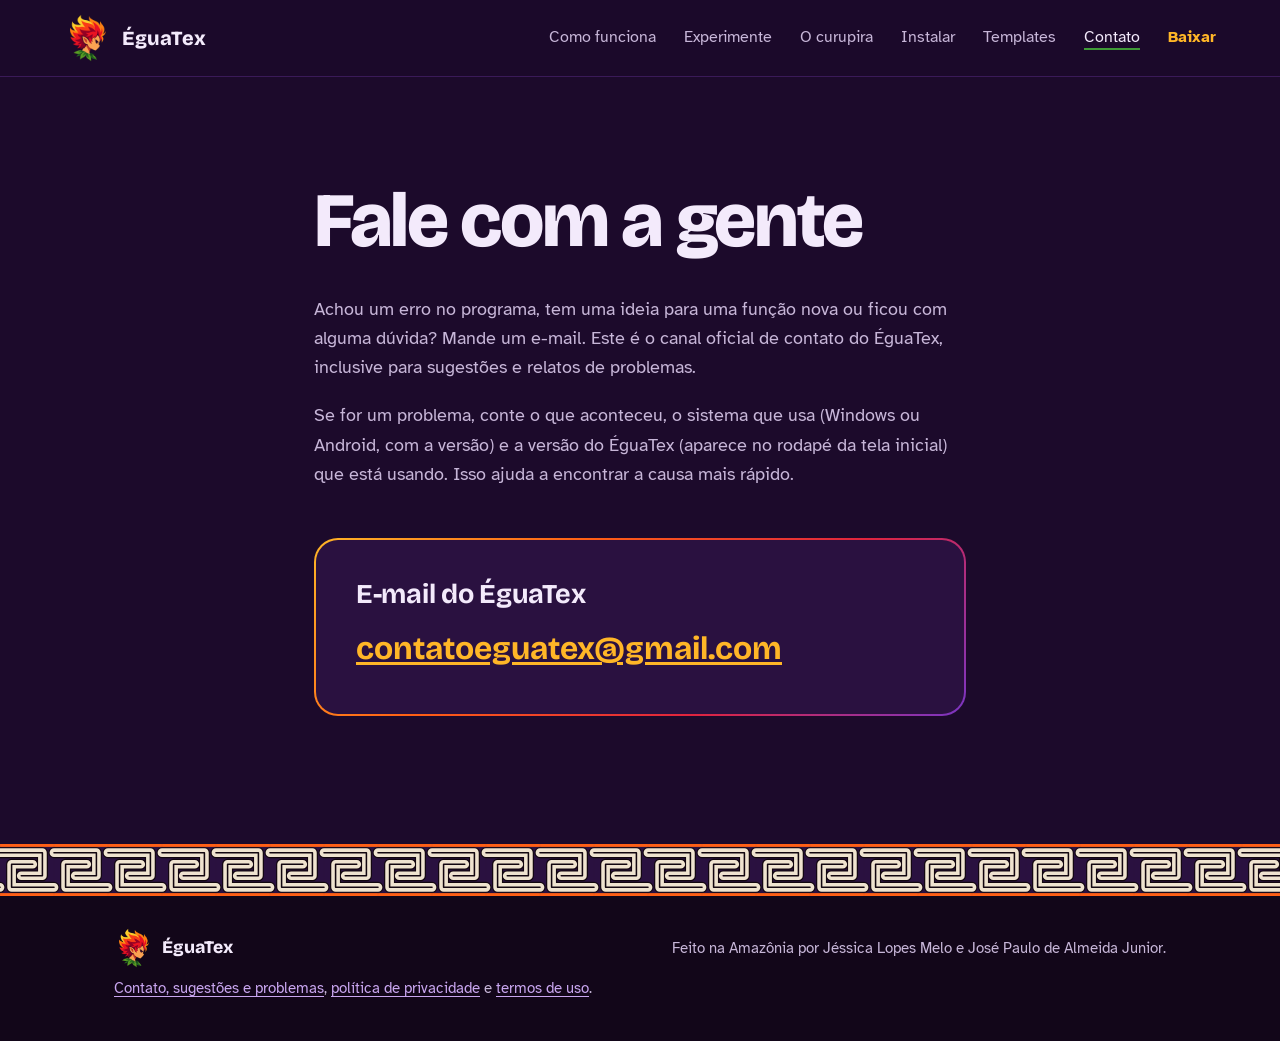
<file: contato.html>
<!doctype html>
<html lang="pt-BR">
<head>
  <meta charset="utf-8">
  <meta name="viewport" content="width=device-width, initial-scale=1">
  <title>Contato | ÉguaTex</title>
  <meta name="description" content="Fale com a equipe do ÉguaTex: envie sugestões, relate problemas ou tire dúvidas pelo e-mail contatoeguatex@gmail.com.">
  <meta name="theme-color" content="#1c0a2b">
  <link rel="icon" type="image/png" href="favicon.png">

  <link rel="preconnect" href="https://fonts.googleapis.com">
  <link rel="preconnect" href="https://fonts.gstatic.com" crossorigin>
  <link href="https://fonts.googleapis.com/css2?family=Bricolage+Grotesque:opsz,wght@12..96,500;12..96,700;12..96,800&family=Atkinson+Hyperlegible:ital,wght@0,400;0,700;1,400&family=JetBrains+Mono:wght@400;600&display=swap" rel="stylesheet">
  <link rel="stylesheet" href="assets/css/style.css?v=20261114t">
</head>
<body>
  <a class="pular" href="#conteudo">Pular para o conteúdo</a>

  <header class="topo">
    <a class="marca" href="index.html" aria-label="ÉguaTex, início">
      <img src="assets/img/curupira-256.png" alt="" width="48" height="48">
      <span>ÉguaTex</span>
    </a>
    <nav aria-label="Seções">
      <a href="index.html#portal">Como funciona</a>
      <a href="index.html#experimente">Experimente</a>
      <a href="index.html#curupira">O curupira</a>
      <a href="instalar.html">Instalar</a>
      <a href="templates.html">Templates</a>
      <a href="contato.html" aria-current="page">Contato</a>
      <a class="nav-baixar" href="index.html#baixar">Baixar</a>
    </nav>
  </header>

  <main id="conteudo" class="contato">
    <section class="contato-abertura" aria-labelledby="contato-titulo">
      <h1 id="contato-titulo">Fale com a gente</h1>
      <p>Achou um erro no programa, tem uma ideia para uma função nova ou ficou com alguma dúvida? Mande um e-mail. Este é o canal oficial de contato do ÉguaTex, inclusive para sugestões e relatos de problemas.</p>
      <p>Se for um problema, conte o que aconteceu, o sistema que usa (Windows ou Android, com a versão) e a versão do ÉguaTex (aparece no rodapé da tela inicial) que está usando. Isso ajuda a encontrar a causa mais rápido.</p>
    </section>

    <section class="contato-email" aria-labelledby="email-titulo">
      <h2 id="email-titulo">E-mail do ÉguaTex</h2>
      <p class="email-endereco"><a href="mailto:contatoeguatex@gmail.com?subject=%5B%C3%89guaTex%5D%20">contatoeguatex@gmail.com</a></p>
    </section>
  </main>

  <footer class="rodape">
    <div class="rodape-faixa" aria-hidden="true"></div>
    <div class="rodape-conteudo">
      <p class="rodape-marca"><img src="assets/img/curupira-256.png" alt="" width="40" height="40"> ÉguaTex</p>
      <p>Feito na Amazônia por Jéssica Lopes Melo e José Paulo de Almeida Junior.</p>
      <p><a href="contato.html">Contato, sugestões e problemas</a>, <a href="privacidade.html">política de privacidade</a> e <a href="termos.html">termos de uso</a>.</p>
    </div>
  </footer>

  <script defer src="assets/js/config.js?v=20261114t"></script>
  <script defer src="assets/js/navegacao.js?v=20261114t"></script>
</body>
</html>
</file>
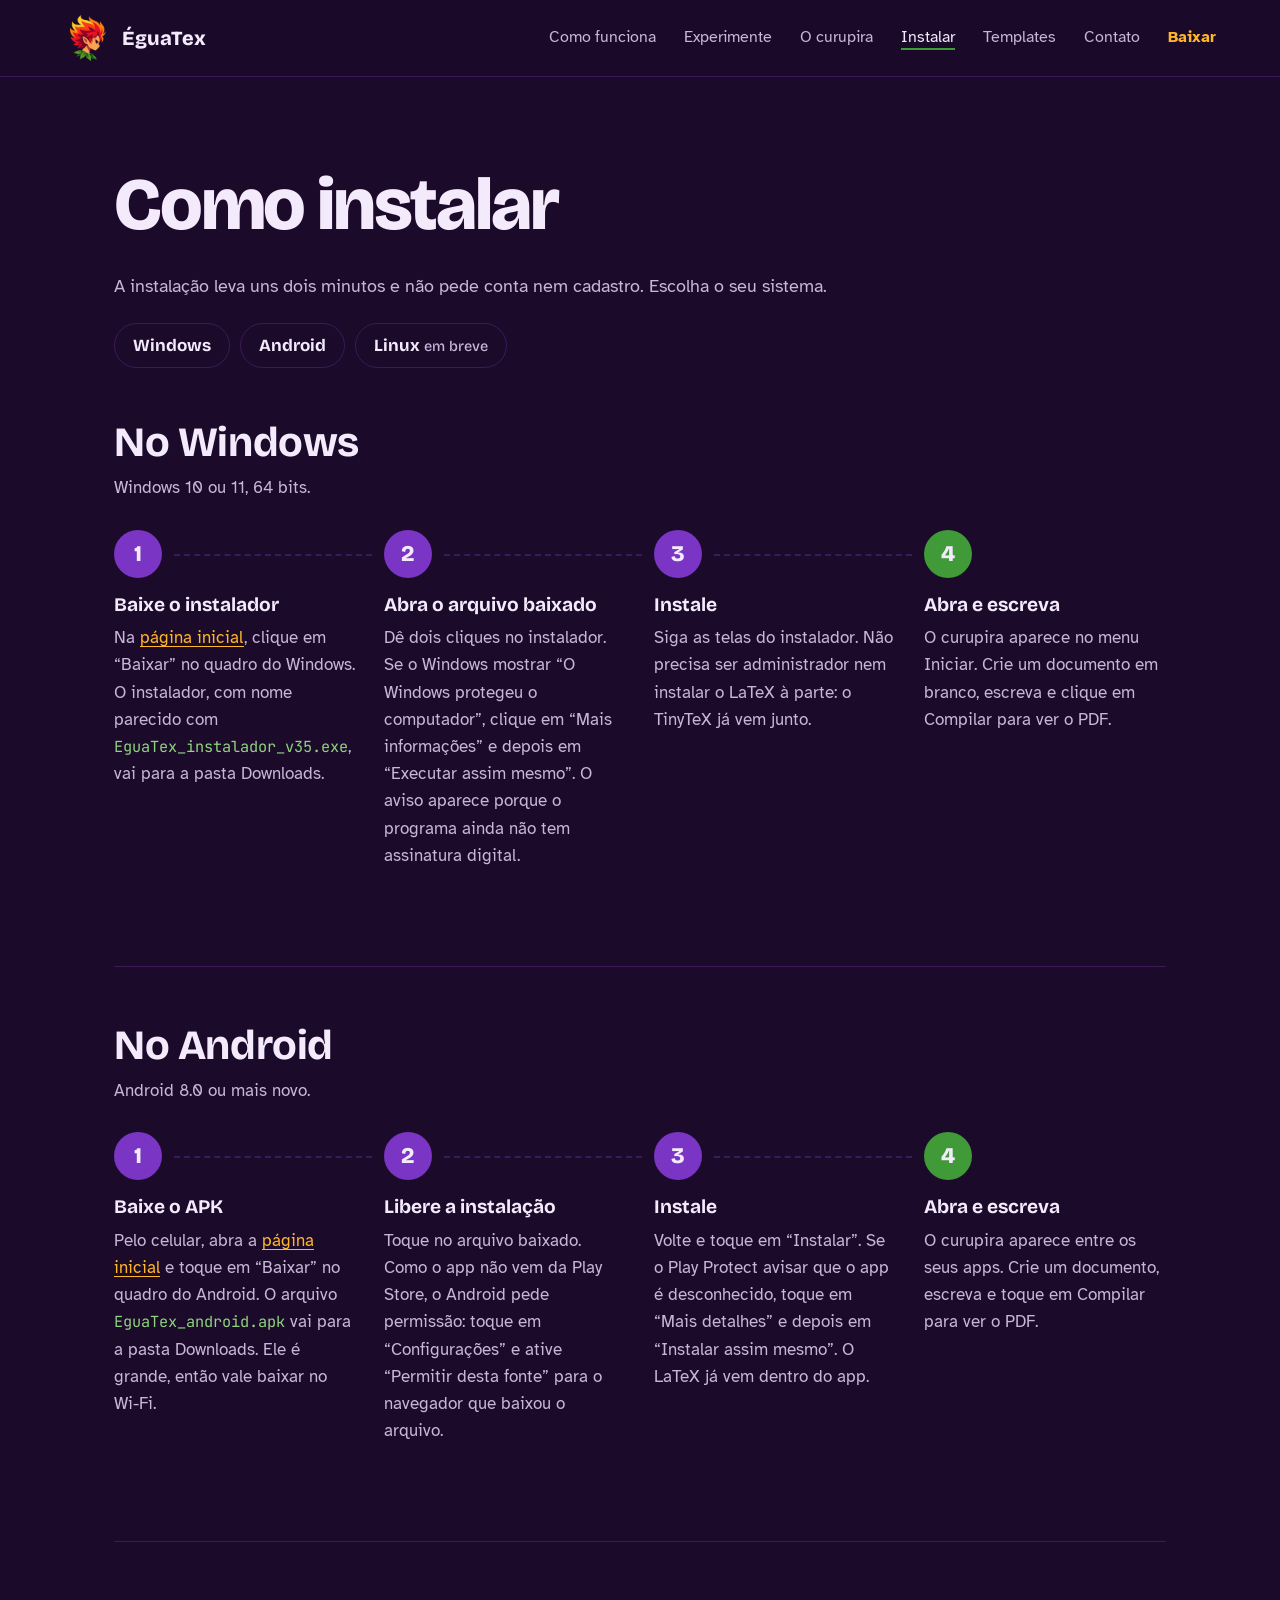
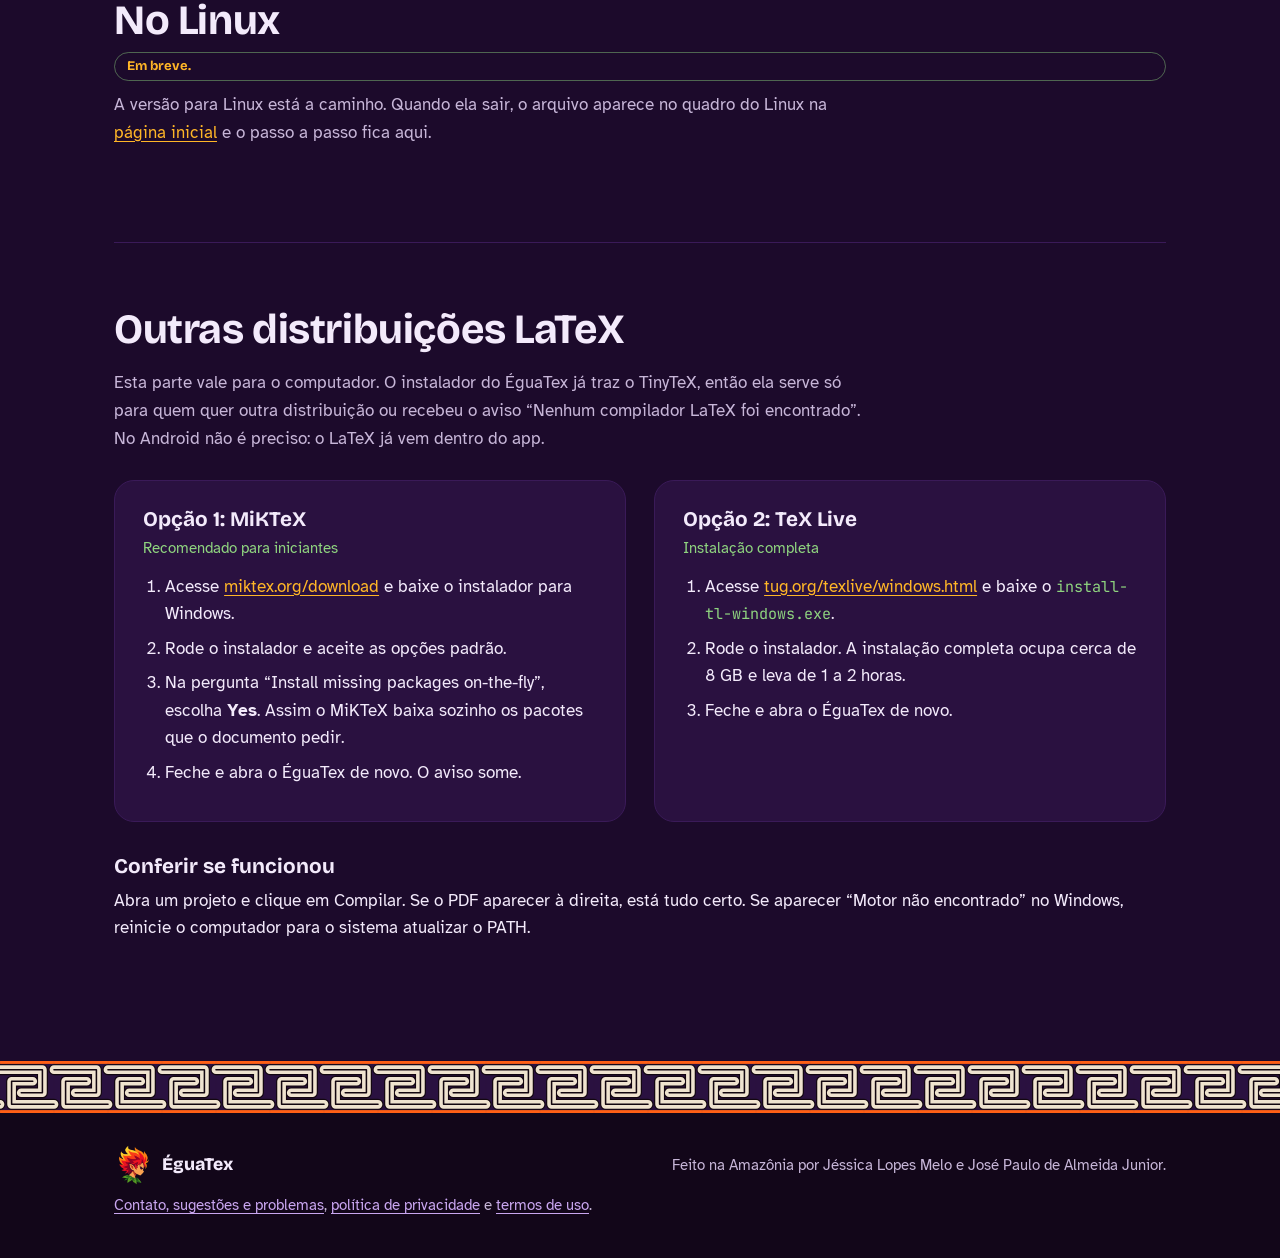
<file: instalar-latex.html>
<!doctype html>
<html lang="pt-BR">
<head>
  <meta charset="utf-8">
  <meta name="viewport" content="width=device-width, initial-scale=1">
  <title>Outras distribuições LaTeX | ÉguaTex</title>
  <meta http-equiv="refresh" content="0; url=instalar.html#outras-distribuicoes">
  <link rel="canonical" href="https://egua-tex.github.io/instalar.html#outras-distribuicoes">
  <meta name="robots" content="noindex">
  <style>body{background:#1c0a2b;color:#f3eafb;font-family:system-ui,sans-serif;padding:24px}a{color:#ffb627}</style>
  <script>location.replace("instalar.html#outras-distribuicoes");</script>
</head>
<body>
  <p>Esta página mudou de lugar: <a href="instalar.html#outras-distribuicoes">Outras distribuições LaTeX</a>.</p>
</body>
</html>
</file>
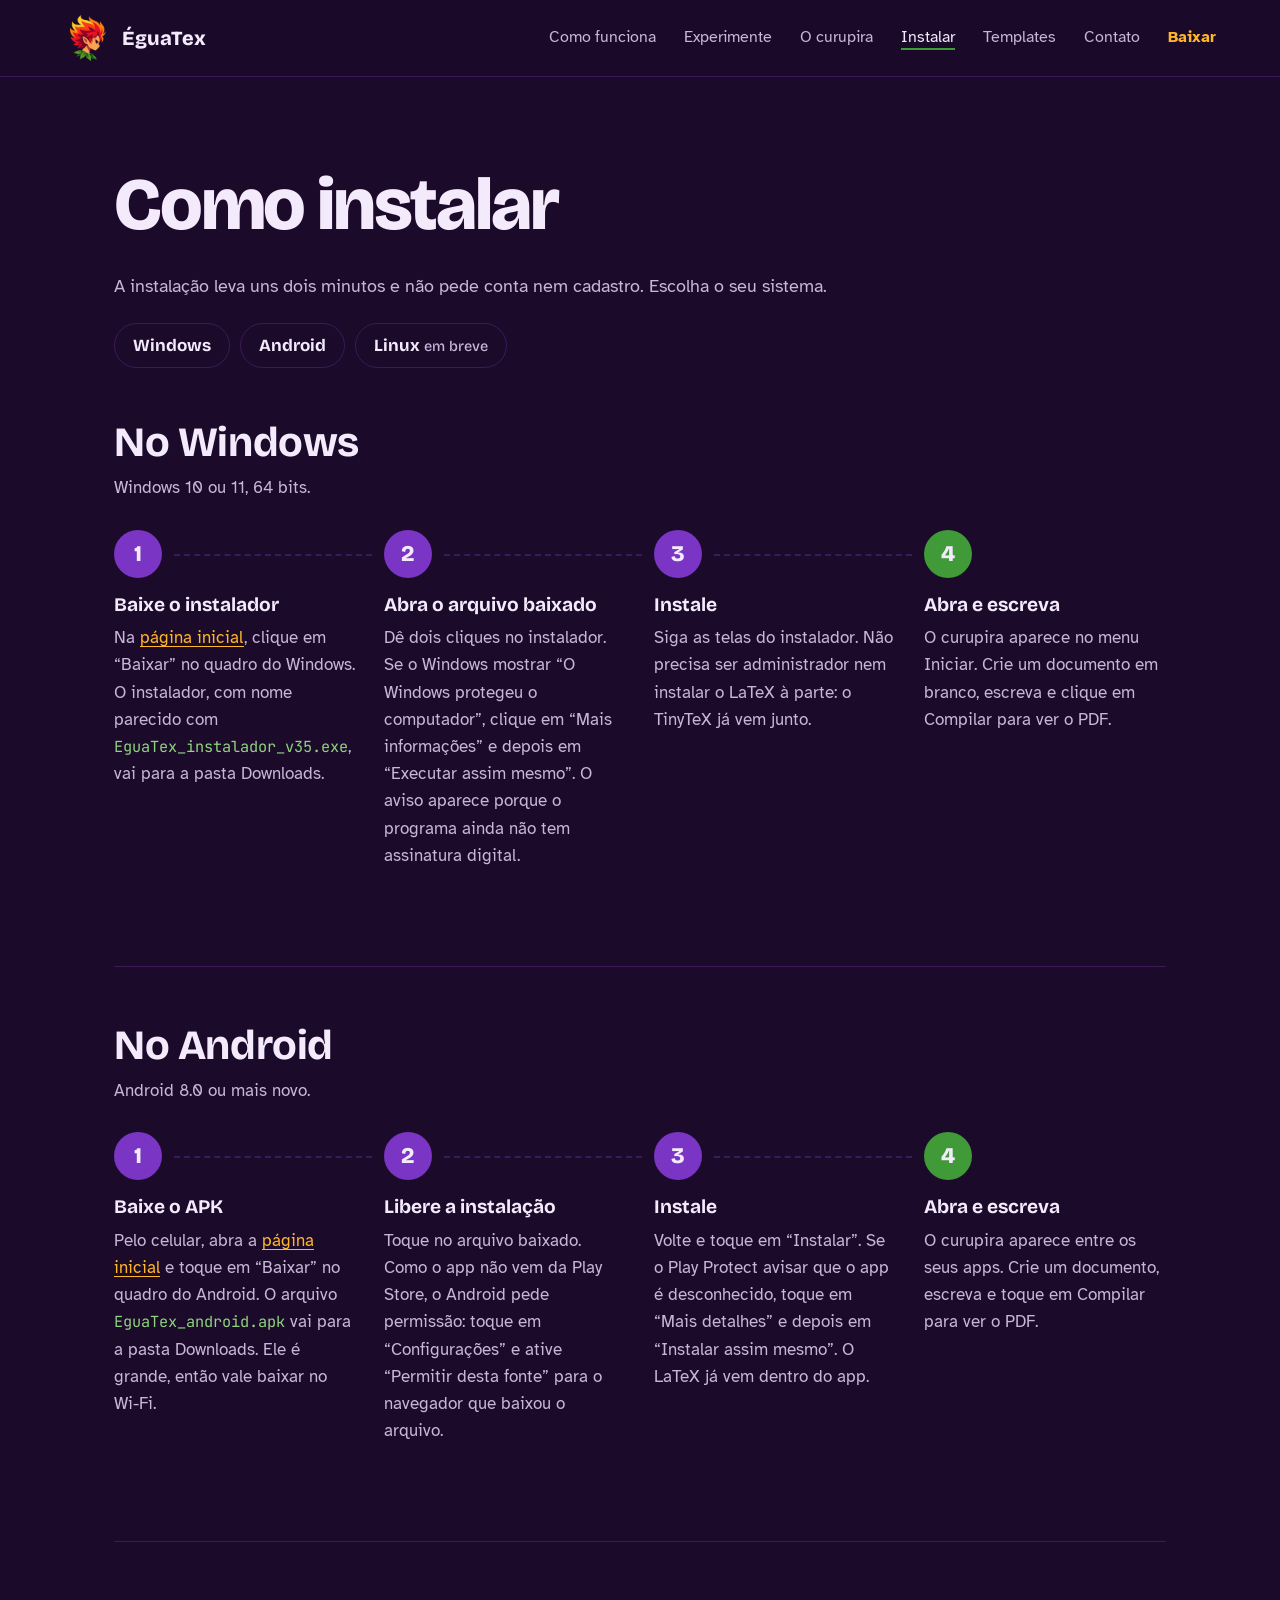
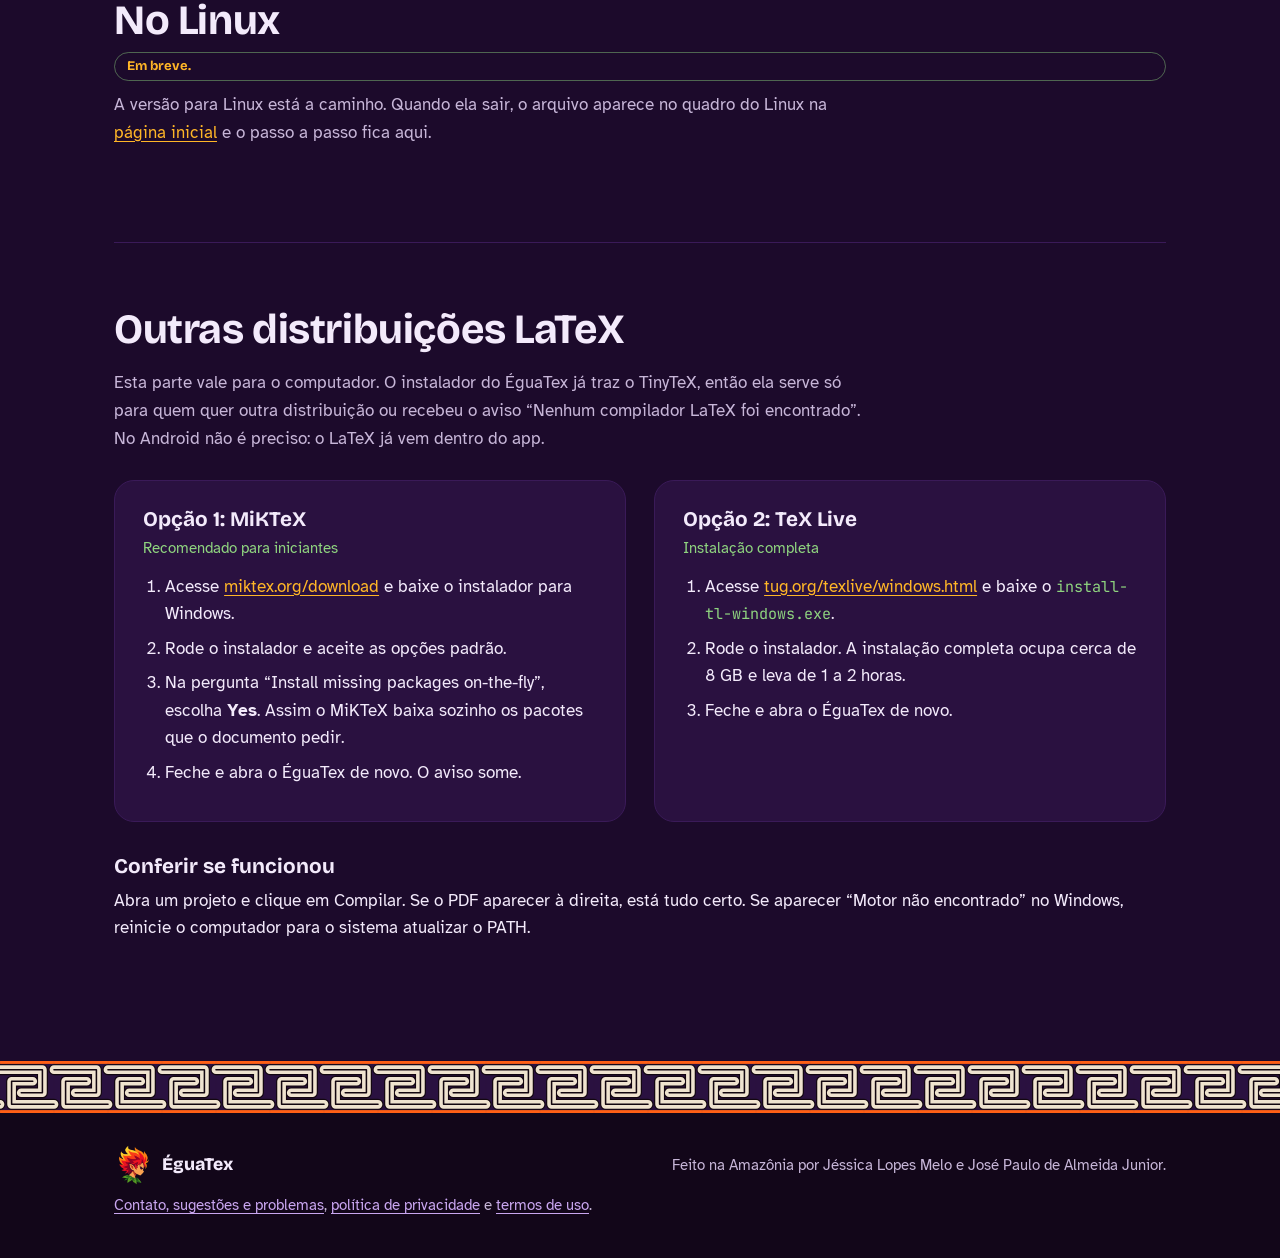
<file: instalar.html>
<!doctype html>
<html lang="pt-BR">
<head>
  <meta charset="utf-8">
  <meta name="viewport" content="width=device-width, initial-scale=1">
  <title>Como instalar | ÉguaTex</title>
  <meta name="description" content="Como instalar o ÉguaTex no Windows e no Android, passo a passo, e como usar outra distribuição LaTeX, como MiKTeX ou TeX Live.">
  <meta name="theme-color" content="#1c0a2b">
  <link rel="icon" type="image/png" href="favicon.png">

  <link rel="preconnect" href="https://fonts.googleapis.com">
  <link rel="preconnect" href="https://fonts.gstatic.com" crossorigin>
  <link href="https://fonts.googleapis.com/css2?family=Bricolage+Grotesque:opsz,wght@12..96,500;12..96,700;12..96,800&family=Atkinson+Hyperlegible:ital,wght@0,400;0,700;1,400&family=JetBrains+Mono:wght@400;600&display=swap" rel="stylesheet">
  <link rel="stylesheet" href="assets/css/style.css?v=20261114t">
</head>
<body>
  <a class="pular" href="#conteudo">Pular para o conteúdo</a>

  <header class="topo">
    <a class="marca" href="index.html" aria-label="ÉguaTex, início">
      <img src="assets/img/curupira-256.png" alt="" width="48" height="48">
      <span>ÉguaTex</span>
    </a>
    <nav aria-label="Seções">
      <a href="index.html#portal">Como funciona</a>
      <a href="index.html#experimente">Experimente</a>
      <a href="index.html#curupira">O curupira</a>
      <a href="instalar.html" aria-current="page">Instalar</a>
      <a href="templates.html">Templates</a>
      <a href="contato.html">Contato</a>
      <a class="nav-baixar" href="index.html#baixar">Baixar</a>
    </nav>
  </header>

    <main id="conteudo" class="instalar-pagina">
    <section class="instalar-abertura" aria-labelledby="instalar-titulo">
      <h1 id="instalar-titulo">Como instalar</h1>
      <p>A instalação leva uns dois minutos e não pede conta nem cadastro. Escolha o seu sistema.</p>
      <nav class="sistemas" aria-label="Sistemas">
        <a href="#windows">Windows</a>
        <a href="#android">Android</a>
        <a href="#linux">Linux <span>em breve</span></a>
      </nav>
    </section>

    <section class="sistema" id="windows" aria-labelledby="windows-titulo">
      <h2 id="windows-titulo">No Windows</h2>
      <p class="requisito">Windows 10 ou 11, 64 bits.</p>
      <ol class="passos">
        <li><h3>Baixe o instalador</h3><p>Na <a href="index.html#baixar">página inicial</a>, clique em “Baixar” no quadro do Windows. O instalador, com nome parecido com <code>EguaTex_instalador_v35.exe</code>, vai para a pasta Downloads.</p></li>
        <li><h3>Abra o arquivo baixado</h3><p>Dê dois cliques no instalador. Se o Windows mostrar “O Windows protegeu o computador”, clique em “Mais informações” e depois em “Executar assim mesmo”. O aviso aparece porque o programa ainda não tem assinatura digital.</p></li>
        <li><h3>Instale</h3><p>Siga as telas do instalador. Não precisa ser administrador nem instalar o LaTeX à parte: o TinyTeX já vem junto.</p></li>
        <li><h3>Abra e escreva</h3><p>O curupira aparece no menu Iniciar. Crie um documento em branco, escreva e clique em Compilar para ver o PDF.</p></li>
      </ol>
    </section>

    <section class="sistema" id="android" aria-labelledby="android-titulo">
      <h2 id="android-titulo">No Android</h2>
      <p class="requisito">Android 8.0 ou mais novo.</p>
      <ol class="passos">
        <li><h3>Baixe o APK</h3><p>Pelo celular, abra a <a href="index.html#baixar">página inicial</a> e toque em “Baixar” no quadro do Android. O arquivo <code>EguaTex_android.apk</code> vai para a pasta Downloads. Ele é grande, então vale baixar no Wi-Fi.</p></li>
        <li><h3>Libere a instalação</h3><p>Toque no arquivo baixado. Como o app não vem da Play Store, o Android pede permissão: toque em “Configurações” e ative “Permitir desta fonte” para o navegador que baixou o arquivo.</p></li>
        <li><h3>Instale</h3><p>Volte e toque em “Instalar”. Se o Play Protect avisar que o app é desconhecido, toque em “Mais detalhes” e depois em “Instalar assim mesmo”. O LaTeX já vem dentro do app.</p></li>
        <li><h3>Abra e escreva</h3><p>O curupira aparece entre os seus apps. Crie um documento, escreva e toque em Compilar para ver o PDF.</p></li>
      </ol>
    </section>

    <section class="sistema" id="linux" aria-labelledby="linux-titulo">
      <h2 id="linux-titulo">No Linux</h2>
      <p class="requisito em-breve">Em breve.</p>
      <p class="sistema-aviso">A versão para Linux está a caminho. Quando ela sair, o arquivo aparece no quadro do Linux na <a href="index.html#baixar">página inicial</a> e o passo a passo fica aqui.</p>
    </section>

    <section class="outras-distribuicoes texto-longo" id="outras-distribuicoes" aria-labelledby="outras-titulo">
      <h2 id="outras-titulo">Outras distribuições LaTeX</h2>
      <p class="sub">Esta parte vale para o computador. O instalador do ÉguaTex já traz o TinyTeX, então ela serve só para quem quer outra distribuição ou recebeu o aviso “Nenhum compilador LaTeX foi encontrado”. No Android não é preciso: o LaTeX já vem dentro do app.</p>

      <div class="opcoes">
        <article class="opcao">
          <h3>Opção 1: MiKTeX</h3>
          <p class="opcao-dica">Recomendado para iniciantes</p>
          <ol>
            <li>Acesse <a href="https://miktex.org/download">miktex.org/download</a> e baixe o instalador para Windows.</li>
            <li>Rode o instalador e aceite as opções padrão.</li>
            <li>Na pergunta “Install missing packages on-the-fly”, escolha <strong>Yes</strong>. Assim o MiKTeX baixa sozinho os pacotes que o documento pedir.</li>
            <li>Feche e abra o ÉguaTex de novo. O aviso some.</li>
          </ol>
        </article>
        <article class="opcao">
          <h3>Opção 2: TeX Live</h3>
          <p class="opcao-dica">Instalação completa</p>
          <ol>
            <li>Acesse <a href="https://tug.org/texlive/windows.html">tug.org/texlive/windows.html</a> e baixe o <code>install-tl-windows.exe</code>.</li>
            <li>Rode o instalador. A instalação completa ocupa cerca de 8 GB e leva de 1 a 2 horas.</li>
            <li>Feche e abra o ÉguaTex de novo.</li>
          </ol>
        </article>
      </div>

      <h3 class="conferir-titulo">Conferir se funcionou</h3>
      <p>Abra um projeto e clique em Compilar. Se o PDF aparecer à direita, está tudo certo. Se aparecer “Motor não encontrado” no Windows, reinicie o computador para o sistema atualizar o PATH.</p>
    </section>
  </main>

  <footer class="rodape">
    <div class="rodape-faixa" aria-hidden="true"></div>
    <div class="rodape-conteudo">
      <p class="rodape-marca"><img src="assets/img/curupira-256.png" alt="" width="40" height="40"> ÉguaTex</p>
      <p>Feito na Amazônia por Jéssica Lopes Melo e José Paulo de Almeida Junior.</p>
      <p><a href="contato.html">Contato, sugestões e problemas</a>, <a href="privacidade.html">política de privacidade</a> e <a href="termos.html">termos de uso</a>.</p>
    </div>
  </footer>

  <script defer src="assets/js/config.js?v=20261114t"></script>
  <script defer src="assets/js/navegacao.js?v=20261114t"></script>
</body>
</html>
</file>
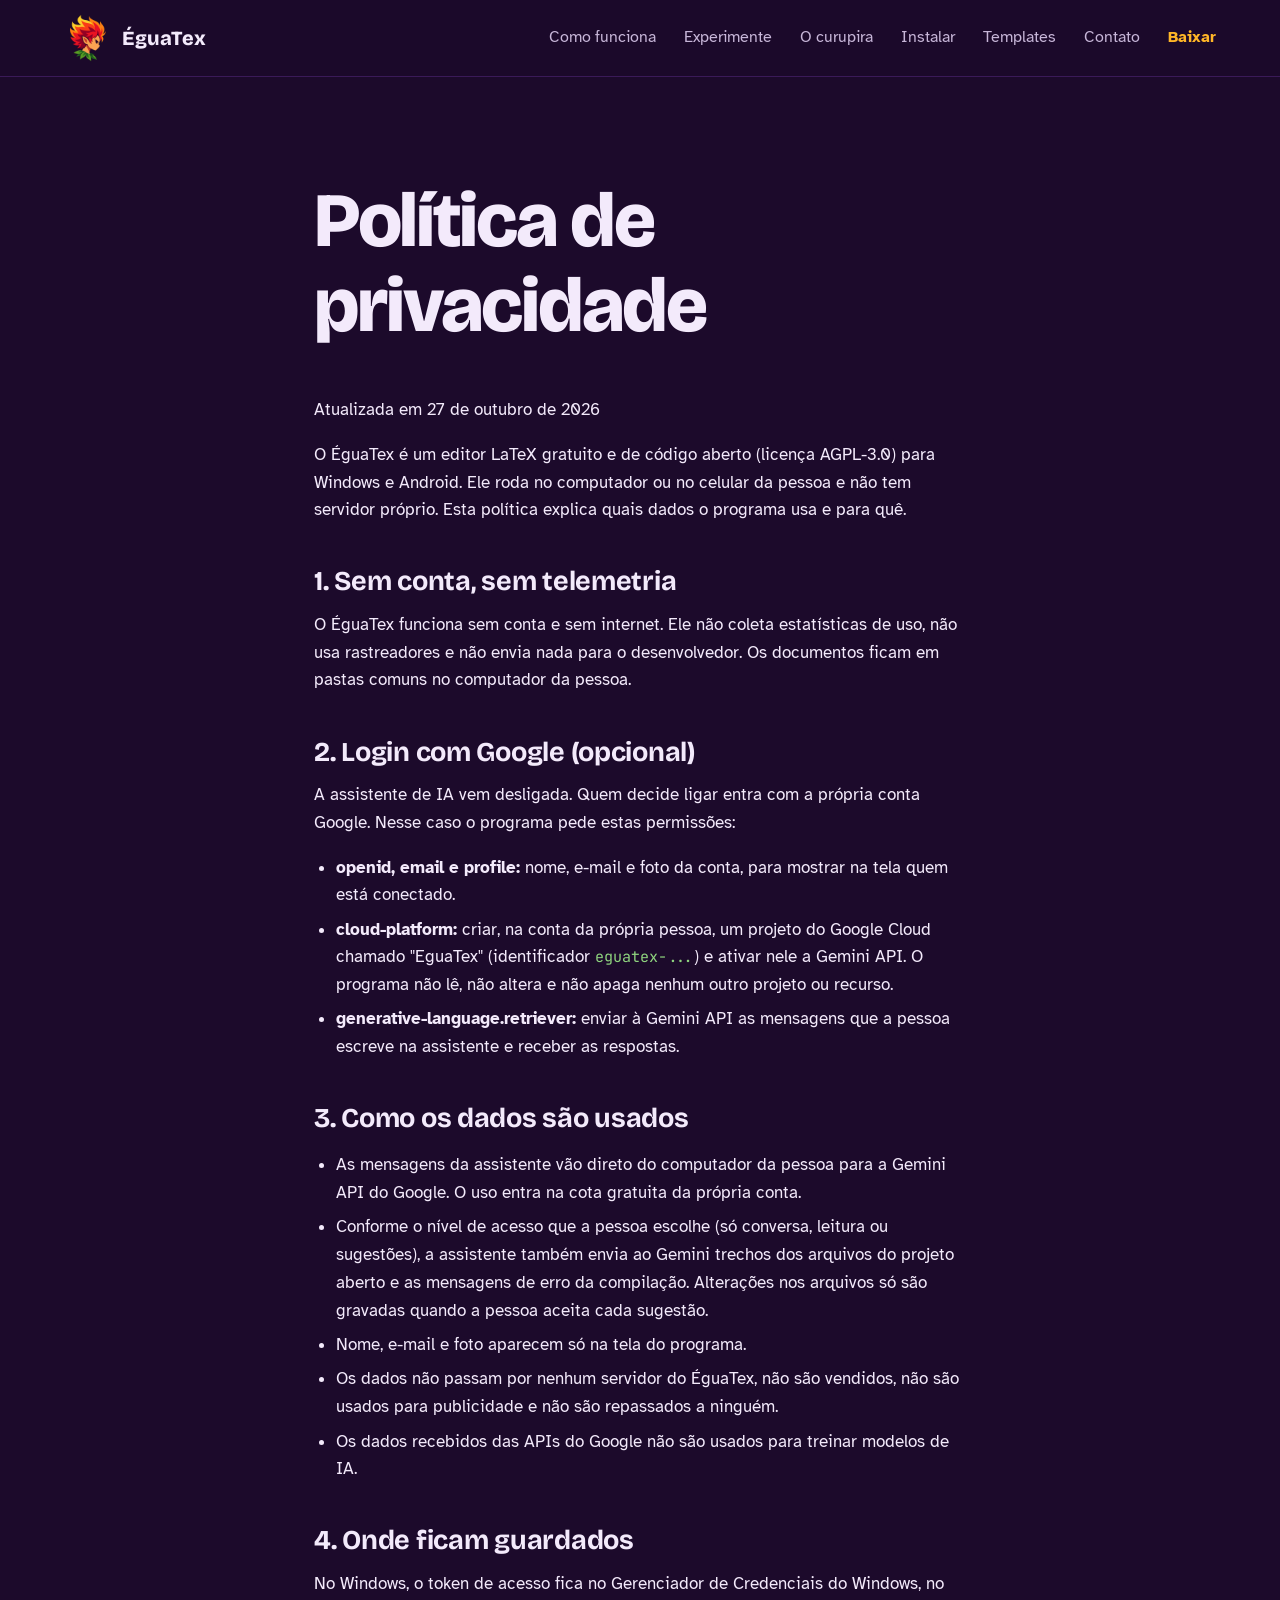
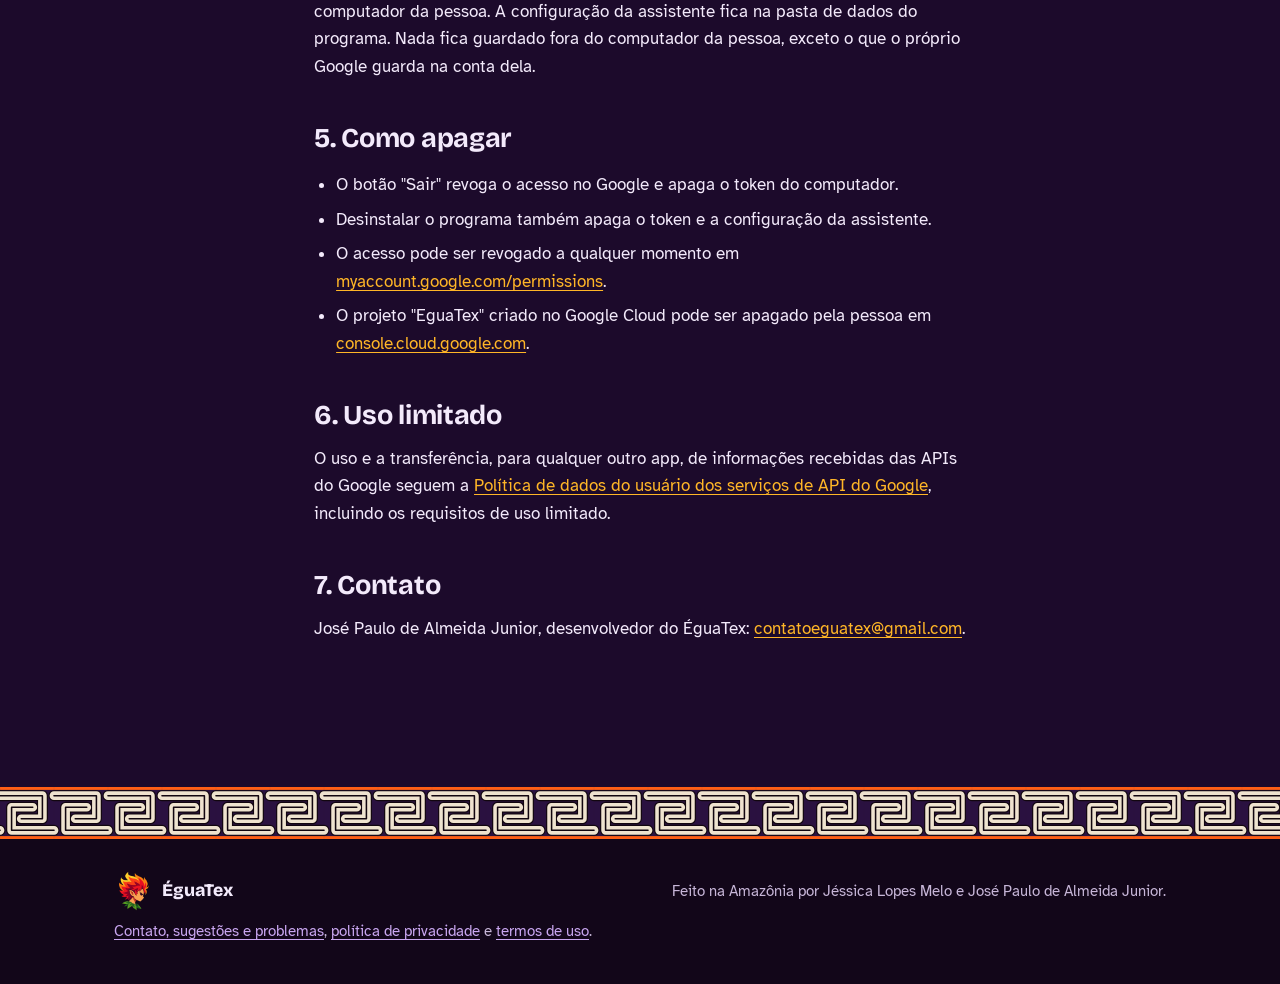
<file: privacidade.html>
<!doctype html>
<html lang="pt-BR">
<head>
  <meta charset="utf-8">
  <meta name="viewport" content="width=device-width, initial-scale=1">
  <title>Política de privacidade | ÉguaTex</title>
  <meta name="description" content="Como o ÉguaTex trata os seus dados.">
  <meta name="theme-color" content="#1c0a2b">
  <link rel="icon" type="image/png" href="favicon.png">

  <link rel="preconnect" href="https://fonts.googleapis.com">
  <link rel="preconnect" href="https://fonts.gstatic.com" crossorigin>
  <link href="https://fonts.googleapis.com/css2?family=Bricolage+Grotesque:opsz,wght@12..96,500;12..96,700;12..96,800&family=Atkinson+Hyperlegible:ital,wght@0,400;0,700;1,400&family=JetBrains+Mono:wght@400;600&display=swap" rel="stylesheet">
  <link rel="stylesheet" href="assets/css/style.css?v=20261114t">
</head>
<body>
  <a class="pular" href="#conteudo">Pular para o conteúdo</a>

  <header class="topo">
    <a class="marca" href="index.html" aria-label="ÉguaTex, início">
      <img src="assets/img/curupira-256.png" alt="" width="48" height="48">
      <span>ÉguaTex</span>
    </a>
    <nav aria-label="Seções">
      <a href="index.html#portal">Como funciona</a>
      <a href="index.html#experimente">Experimente</a>
      <a href="index.html#curupira">O curupira</a>
      <a href="instalar.html">Instalar</a>
      <a href="templates.html">Templates</a>
      <a href="contato.html">Contato</a>
      <a class="nav-baixar" href="index.html#baixar">Baixar</a>
    </nav>
  </header>

  <main id="conteudo" class="contato texto-longo">

<section class="contato-abertura"><h1>Política de privacidade</h1></section>
<p class="data">Atualizada em 27 de outubro de 2026</p>

<p>O ÉguaTex é um editor LaTeX gratuito e de código aberto (licença AGPL-3.0) para Windows e Android. Ele roda no computador ou no celular da pessoa e não tem servidor próprio. Esta política explica quais dados o programa usa e para quê.</p>

<h2>1. Sem conta, sem telemetria</h2>
<p>O ÉguaTex funciona sem conta e sem internet. Ele não coleta estatísticas de uso, não usa rastreadores e não envia nada para o desenvolvedor. Os documentos ficam em pastas comuns no computador da pessoa.</p>

<h2>2. Login com Google (opcional)</h2>
<p>A assistente de IA vem desligada. Quem decide ligar entra com a própria conta Google. Nesse caso o programa pede estas permissões:</p>
<ul>
<li><strong>openid, email e profile:</strong> nome, e-mail e foto da conta, para mostrar na tela quem está conectado.</li>
<li><strong>cloud-platform:</strong> criar, na conta da própria pessoa, um projeto do Google Cloud chamado "EguaTex" (identificador <code>eguatex-...</code>) e ativar nele a Gemini API. O programa não lê, não altera e não apaga nenhum outro projeto ou recurso.</li>
<li><strong>generative-language.retriever:</strong> enviar à Gemini API as mensagens que a pessoa escreve na assistente e receber as respostas.</li>
</ul>

<h2>3. Como os dados são usados</h2>
<ul>
<li>As mensagens da assistente vão direto do computador da pessoa para a Gemini API do Google. O uso entra na cota gratuita da própria conta.</li>
<li>Conforme o nível de acesso que a pessoa escolhe (só conversa, leitura ou sugestões), a assistente também envia ao Gemini trechos dos arquivos do projeto aberto e as mensagens de erro da compilação. Alterações nos arquivos só são gravadas quando a pessoa aceita cada sugestão.</li>
<li>Nome, e-mail e foto aparecem só na tela do programa.</li>
<li>Os dados não passam por nenhum servidor do ÉguaTex, não são vendidos, não são usados para publicidade e não são repassados a ninguém.</li>
<li>Os dados recebidos das APIs do Google não são usados para treinar modelos de IA.</li>
</ul>

<h2>4. Onde ficam guardados</h2>
<p>No Windows, o token de acesso fica no Gerenciador de Credenciais do Windows, no computador da pessoa. A configuração da assistente fica na pasta de dados do programa. Nada fica guardado fora do computador da pessoa, exceto o que o próprio Google guarda na conta dela.</p>

<h2>5. Como apagar</h2>
<ul>
<li>O botão "Sair" revoga o acesso no Google e apaga o token do computador.</li>
<li>Desinstalar o programa também apaga o token e a configuração da assistente.</li>
<li>O acesso pode ser revogado a qualquer momento em <a href="https://myaccount.google.com/permissions">myaccount.google.com/permissions</a>.</li>
<li>O projeto "EguaTex" criado no Google Cloud pode ser apagado pela pessoa em <a href="https://console.cloud.google.com">console.cloud.google.com</a>.</li>
</ul>

<h2>6. Uso limitado</h2>
<p>O uso e a transferência, para qualquer outro app, de informações recebidas das APIs do Google seguem a <a href="https://developers.google.com/terms/api-services-user-data-policy">Política de dados do usuário dos serviços de API do Google</a>, incluindo os requisitos de uso limitado.</p>

<h2>7. Contato</h2>
<p>José Paulo de Almeida Junior, desenvolvedor do ÉguaTex: <a href="mailto:contatoeguatex@gmail.com">contatoeguatex@gmail.com</a>.</p>

  </main>

  <footer class="rodape">
    <div class="rodape-faixa" aria-hidden="true"></div>
    <div class="rodape-conteudo">
      <p class="rodape-marca"><img src="assets/img/curupira-256.png" alt="" width="40" height="40"> ÉguaTex</p>
      <p>Feito na Amazônia por Jéssica Lopes Melo e José Paulo de Almeida Junior.</p>
      <p><a href="contato.html">Contato, sugestões e problemas</a>, <a href="privacidade.html">política de privacidade</a> e <a href="termos.html">termos de uso</a>.</p>
    </div>
  </footer>

  <script defer src="assets/js/config.js?v=20261114t"></script>
  <script defer src="assets/js/navegacao.js?v=20261114t"></script>
</body>
</html>
</file>
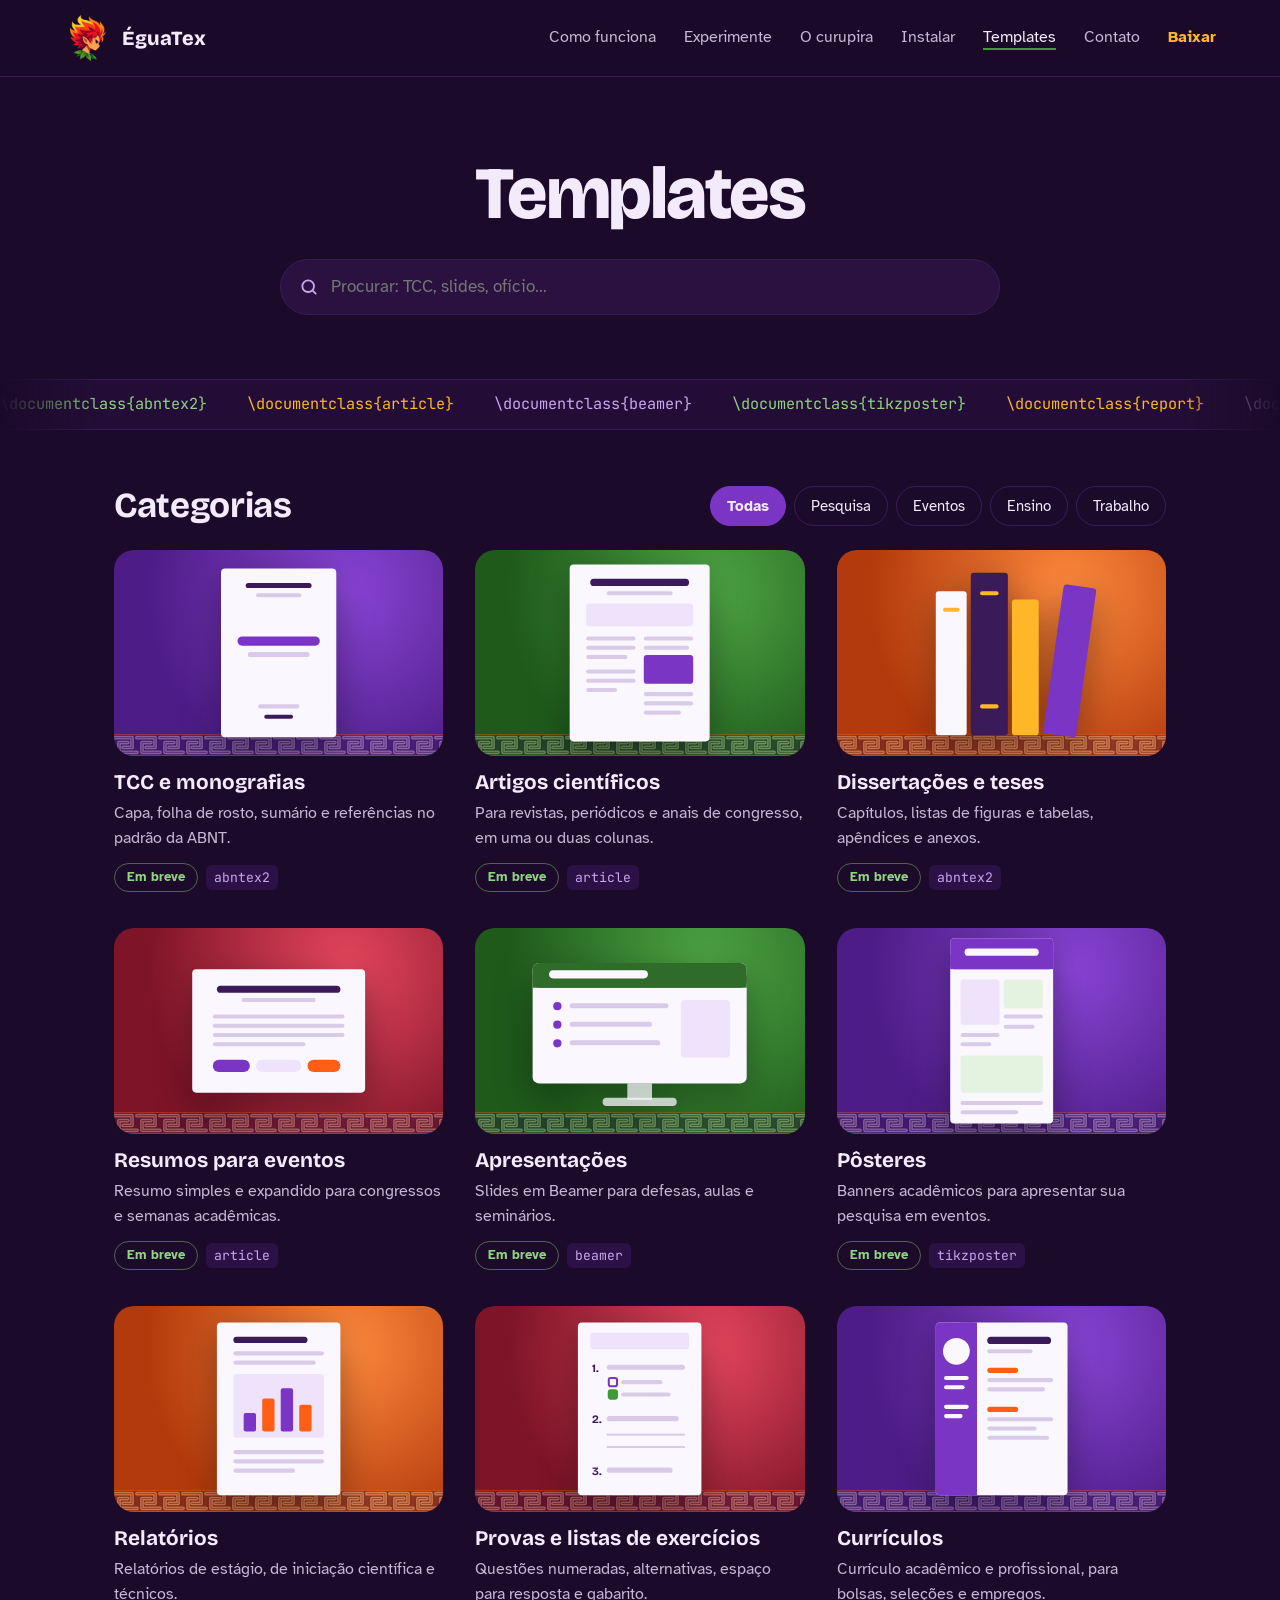
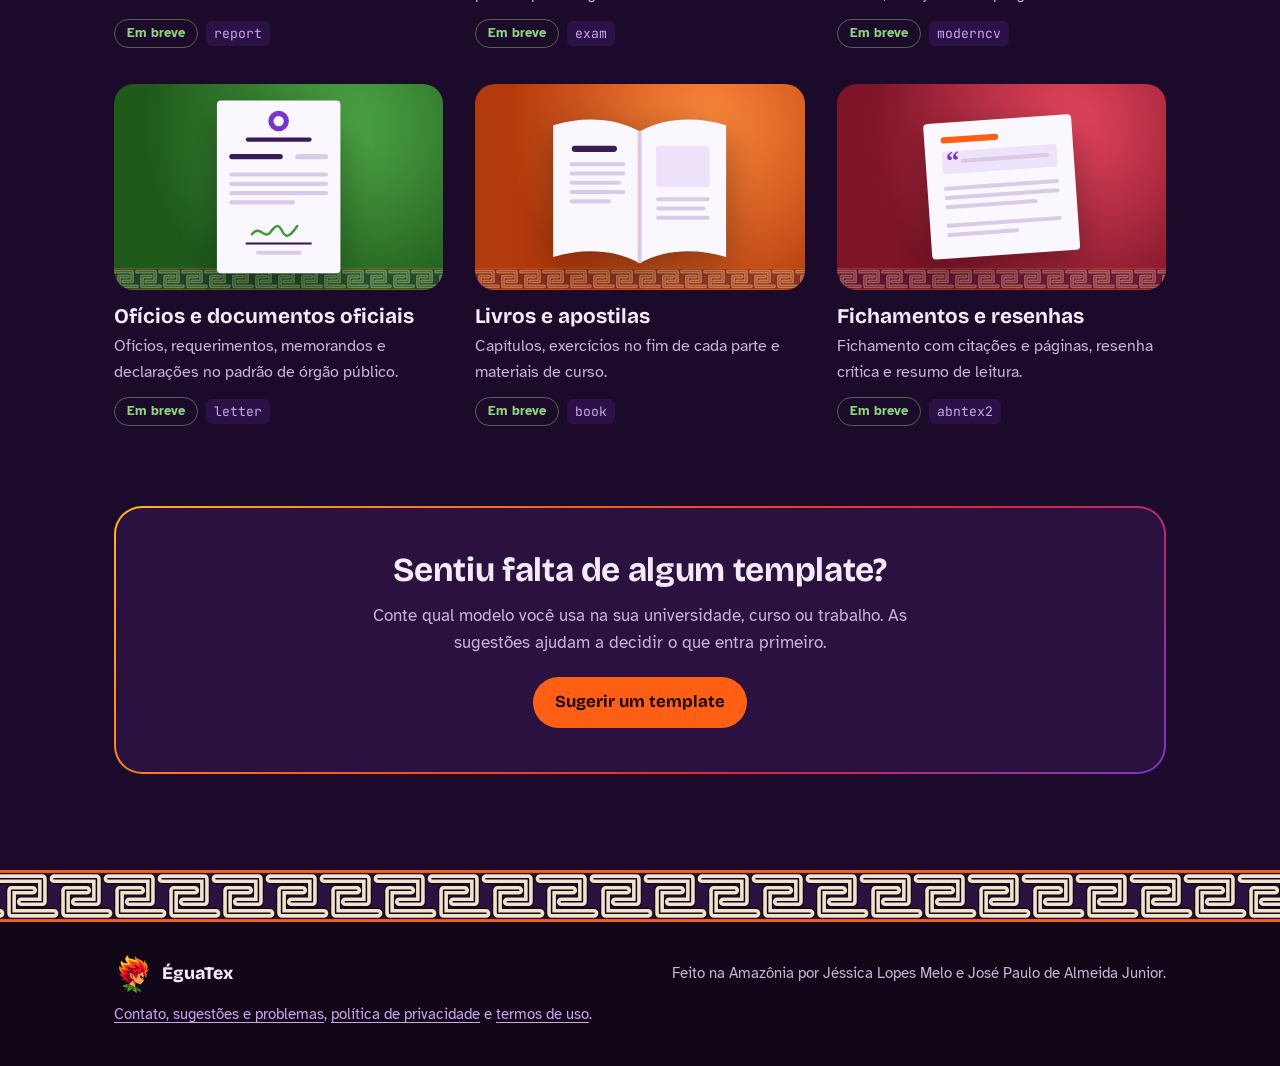
<file: templates.html>
<!doctype html>
<html lang="pt-BR">
<head>
  <meta charset="utf-8">
  <meta name="viewport" content="width=device-width, initial-scale=1">
  <title>Templates | ÉguaTex</title>
  <meta name="description" content="Templates LaTeX do ÉguaTex em português: TCC no padrão ABNT, artigos, teses, slides, pôsteres, currículos, ofícios e mais.">
  <meta name="theme-color" content="#1c0a2b">
  <link rel="icon" type="image/png" href="favicon.png">

  <link rel="preconnect" href="https://fonts.googleapis.com">
  <link rel="preconnect" href="https://fonts.gstatic.com" crossorigin>
  <link href="https://fonts.googleapis.com/css2?family=Bricolage+Grotesque:opsz,wght@12..96,500;12..96,700;12..96,800&family=Atkinson+Hyperlegible:ital,wght@0,400;0,700;1,400&family=JetBrains+Mono:wght@400;600&display=swap" rel="stylesheet">
  <link rel="stylesheet" href="assets/css/style.css?v=20261114t">
  <script>
    document.documentElement.classList.add("js");
    if (matchMedia("(prefers-reduced-motion: reduce)").matches) document.documentElement.classList.add("calmo");
  </script>
</head>
<body>
  <a class="pular" href="#conteudo">Pular para o conteúdo</a>

  <header class="topo">
    <a class="marca" href="index.html" aria-label="ÉguaTex, início">
      <img src="assets/img/curupira-256.png" alt="" width="48" height="48">
      <span>ÉguaTex</span>
    </a>
    <nav aria-label="Seções">
      <a href="index.html#portal">Como funciona</a>
      <a href="index.html#experimente">Experimente</a>
      <a href="index.html#curupira">O curupira</a>
      <a href="instalar.html">Instalar</a>
      <a href="templates.html" aria-current="page">Templates</a>
      <a href="contato.html">Contato</a>
      <a class="nav-baixar" href="index.html#baixar">Baixar</a>
    </nav>
  </header>

  <main id="conteudo" class="galeria">
    <section class="galeria-abertura" aria-labelledby="galeria-titulo">
      <h1 id="galeria-titulo">Templates</h1>

      <form class="galeria-busca" role="search" id="busca-form">
        <label for="busca" class="sr">Procurar categoria</label>
        <input id="busca" type="search" placeholder="Procurar: TCC, slides, ofício…" autocomplete="off">
      </form>
    </section>

    <div class="faixa-classes" aria-hidden="true"><div class="faixa-trilho"><span>\documentclass{abntex2}</span> <span>\documentclass{article}</span> <span>\documentclass{beamer}</span> <span>\documentclass{tikzposter}</span> <span>\documentclass{report}</span> <span>\documentclass{exam}</span> <span>\documentclass{moderncv}</span> <span>\documentclass{book}</span> <span>\documentclass{memoir}</span> <span>\documentclass{letter}</span> <span>\documentclass{sbc-template}</span> <span>\documentclass{beamerposter}</span><span>\documentclass{abntex2}</span> <span>\documentclass{article}</span> <span>\documentclass{beamer}</span> <span>\documentclass{tikzposter}</span> <span>\documentclass{report}</span> <span>\documentclass{exam}</span> <span>\documentclass{moderncv}</span> <span>\documentclass{book}</span> <span>\documentclass{memoir}</span> <span>\documentclass{letter}</span> <span>\documentclass{sbc-template}</span> <span>\documentclass{beamerposter}</span></div></div>

    <section aria-labelledby="categorias-titulo">
      <div class="galeria-cabeca">
        <h2 id="categorias-titulo" class="galeria-subtitulo">Categorias</h2>
        <div class="filtros" role="group" aria-label="Filtrar categorias">
          <button type="button" data-filtro="todas" aria-pressed="true">Todas</button>
          <button type="button" data-filtro="pesquisa" aria-pressed="false">Pesquisa</button>
          <button type="button" data-filtro="eventos" aria-pressed="false">Eventos</button>
          <button type="button" data-filtro="ensino" aria-pressed="false">Ensino</button>
          <button type="button" data-filtro="trabalho" aria-pressed="false">Trabalho</button>
        </div>
      </div>
      <ul class="categorias" id="categorias">

        <li class="categoria" data-busca="tcc monografia trabalho de conclusao abnt capa folha de rosto graduacao" data-grupo="pesquisa" data-classe="abntex2" data-trecho="\documentclass{abntex2}|\titulo{Meu TCC}|\autor{Seu nome}|\instituicao{UFPA}|\imprimircapa">
          <div class="cat-arte cor-roxo" aria-hidden="true">
            <svg viewBox="0 0 320 200"><g class="papel"><rect x="104" y="18" width="112" height="164" rx="4"/></g>
              <rect class="tinta" x="128" y="32" width="64" height="5" rx="2.5"/><rect class="traco" x="138" y="42" width="44" height="4" rx="2"/>
              <rect class="destaque" x="120" y="84" width="80" height="9" rx="4.5"/><rect class="traco" x="130" y="99" width="60" height="5" rx="2.5"/>
              <rect class="traco" x="140" y="150" width="40" height="4" rx="2"/><rect class="tinta" x="146" y="160" width="28" height="4" rx="2"/></svg>
          </div>
          <h3>TCC e monografias</h3>
          <p>Capa, folha de rosto, sumário e referências no padrão da ABNT.</p>
          <div class="cat-rodape"><span class="em-breve">Em breve</span><code class="cat-classe">abntex2</code></div>
        </li>

        <li class="categoria" data-busca="artigo cientifico revista periodico anais congresso paper duas colunas" data-grupo="pesquisa" data-classe="article" data-trecho="\documentclass{article}|\title{Título do artigo}|\begin{abstract}|  Resumo em até 250 palavras.|\end{abstract}">
          <div class="cat-arte cor-verde" aria-hidden="true">
            <svg viewBox="0 0 320 200"><g class="papel"><rect x="92" y="14" width="136" height="172" rx="4"/></g>
              <rect class="tinta" x="112" y="28" width="96" height="7" rx="3.5"/><rect class="traco" x="128" y="40" width="64" height="4" rx="2"/>
              <rect class="caixa" x="108" y="52" width="104" height="22" rx="3"/>
              <g class="traco"><rect x="108" y="84" width="48" height="4" rx="2"/><rect x="108" y="93" width="48" height="4" rx="2"/><rect x="108" y="102" width="40" height="4" rx="2"/><rect x="108" y="116" width="48" height="4" rx="2"/><rect x="108" y="125" width="48" height="4" rx="2"/><rect x="108" y="134" width="30" height="4" rx="2"/>
              <rect x="164" y="84" width="48" height="4" rx="2"/><rect x="164" y="93" width="44" height="4" rx="2"/><rect x="164" y="138" width="48" height="4" rx="2"/><rect x="164" y="147" width="48" height="4" rx="2"/><rect x="164" y="156" width="36" height="4" rx="2"/></g>
              <rect class="destaque" x="164" y="102" width="48" height="28" rx="3"/></svg>
          </div>
          <h3>Artigos científicos</h3>
          <p>Para revistas, periódicos e anais de congresso, em uma ou duas colunas.</p>
          <div class="cat-rodape"><span class="em-breve">Em breve</span><code class="cat-classe">article</code></div>
        </li>

        <li class="categoria" data-busca="dissertacao tese mestrado doutorado capitulos pos-graduacao" data-grupo="pesquisa" data-classe="abntex2" data-trecho="\documentclass{abntex2}|\tipotrabalho{Tese}|\chapter{Introdução}|\listoffigures|\listoftables">
          <div class="cat-arte cor-fogo" aria-hidden="true">
            <svg viewBox="0 0 320 200"><g class="lombadas">
              <rect class="l1" x="96" y="40" width="30" height="140" rx="3"/><rect class="l2" x="130" y="22" width="36" height="158" rx="3"/>
              <rect class="l3" x="170" y="48" width="26" height="132" rx="3"/><rect class="l4" x="200" y="34" width="32" height="146" rx="3" transform="rotate(8 216 180)"/></g>
              <g class="tinta"><rect x="139" y="40" width="18" height="4" rx="2"/><rect x="139" y="150" width="18" height="4" rx="2"/><rect x="103" y="56" width="16" height="4" rx="2"/></g></svg>
          </div>
          <h3>Dissertações e teses</h3>
          <p>Capítulos, listas de figuras e tabelas, apêndices e anexos.</p>
          <div class="cat-rodape"><span class="em-breve">Em breve</span><code class="cat-classe">abntex2</code></div>
        </li>

        <li class="categoria" data-busca="resumo evento congresso simples expandido semana academica palavras-chave" data-grupo="eventos" data-classe="article" data-trecho="\documentclass{article}|\section*{Resumo}|Objetivo, método e|resultados principais.|\textbf{Palavras-chave:}">
          <div class="cat-arte cor-brasa" aria-hidden="true">
            <svg viewBox="0 0 320 200"><g class="papel"><rect x="76" y="40" width="168" height="120" rx="4"/></g>
              <rect class="tinta" x="100" y="56" width="120" height="7" rx="3.5"/><rect class="traco" x="124" y="68" width="72" height="4" rx="2"/>
              <g class="traco"><rect x="96" y="84" width="128" height="4" rx="2"/><rect x="96" y="93" width="128" height="4" rx="2"/><rect x="96" y="102" width="128" height="4" rx="2"/><rect x="96" y="111" width="90" height="4" rx="2"/></g>
              <rect class="destaque" x="96" y="128" width="36" height="12" rx="6"/><rect class="caixa" x="138" y="128" width="44" height="12" rx="6"/><rect class="destaque2" x="188" y="128" width="32" height="12" rx="6"/></svg>
          </div>
          <h3>Resumos para eventos</h3>
          <p>Resumo simples e expandido para congressos e semanas acadêmicas.</p>
          <div class="cat-rodape"><span class="em-breve">Em breve</span><code class="cat-classe">article</code></div>
        </li>

        <li class="categoria" data-busca="apresentacao slides beamer defesa aula seminario" data-grupo="eventos" data-classe="beamer" data-trecho="\documentclass{beamer}|\begin{frame}|  \frametitle{Resultados}|  \pause|\end{frame}">
          <div class="cat-arte cor-verde" aria-hidden="true">
            <svg viewBox="0 0 320 200"><g class="papel"><rect x="56" y="34" width="208" height="117" rx="6"/></g>
              <rect class="faixa-slide" x="56" y="34" width="208" height="24" rx="6"/><rect class="faixa-slide" x="56" y="46" width="208" height="12"/>
              <rect class="papel-claro" x="72" y="41" width="96" height="8" rx="4"/>
              <circle class="destaque" cx="80" cy="76" r="4"/><rect class="traco" x="92" y="73" width="96" height="5" rx="2.5"/>
              <circle class="destaque" cx="80" cy="94" r="4"/><rect class="traco" x="92" y="91" width="80" height="5" rx="2.5"/>
              <circle class="destaque" cx="80" cy="112" r="4"/><rect class="traco" x="92" y="109" width="88" height="5" rx="2.5"/>
              <rect class="caixa" x="200" y="70" width="48" height="56" rx="4"/>
              <rect class="pe-tela" x="148" y="151" width="24" height="16"/><rect class="pe-tela" x="124" y="165" width="72" height="8" rx="4"/></svg>
          </div>
          <h3>Apresentações</h3>
          <p>Slides em Beamer para defesas, aulas e seminários.</p>
          <div class="cat-rodape"><span class="em-breve">Em breve</span><code class="cat-classe">beamer</code></div>
        </li>

        <li class="categoria" data-busca="poster banner evento academico pôster" data-grupo="eventos" data-classe="tikzposter" data-trecho="\documentclass{tikzposter}|\title{Minha pesquisa}|\block{Metodologia}{...}|\block{Resultados}{...}">
          <div class="cat-arte cor-roxo" aria-hidden="true">
            <svg viewBox="0 0 320 200"><g class="papel"><rect x="110" y="10" width="100" height="180" rx="4"/></g>
              <rect class="destaque" x="110" y="10" width="100" height="30" rx="4"/><rect class="destaque" x="110" y="26" width="100" height="14"/>
              <rect class="papel-claro" x="124" y="20" width="72" height="7" rx="3.5"/>
              <rect class="caixa" x="120" y="50" width="38" height="44" rx="3"/><rect class="caixa2" x="162" y="50" width="38" height="28" rx="3"/>
              <g class="traco"><rect x="162" y="84" width="38" height="4" rx="2"/><rect x="120" y="102" width="38" height="4" rx="2"/><rect x="120" y="111" width="30" height="4" rx="2"/><rect x="162" y="94" width="30" height="4" rx="2"/></g>
              <rect class="caixa2" x="120" y="124" width="80" height="36" rx="3"/><g class="traco"><rect x="120" y="168" width="80" height="4" rx="2"/><rect x="120" y="177" width="56" height="4" rx="2"/></g></svg>
          </div>
          <h3>Pôsteres</h3>
          <p>Banners acadêmicos para apresentar sua pesquisa em eventos.</p>
          <div class="cat-rodape"><span class="em-breve">Em breve</span><code class="cat-classe">tikzposter</code></div>
        </li>

        <li class="categoria" data-busca="relatorio estagio pesquisa tecnico iniciacao cientifica pibic" data-grupo="pesquisa" data-classe="report" data-trecho="\documentclass{report}|\chapter{Atividades}|\includegraphics{grafico}|\section{Conclusão}">
          <div class="cat-arte cor-fogo" aria-hidden="true">
            <svg viewBox="0 0 320 200"><g class="papel"><rect x="100" y="16" width="120" height="168" rx="4"/></g>
              <rect class="tinta" x="116" y="30" width="72" height="6" rx="3"/>
              <g class="traco"><rect x="116" y="44" width="88" height="4" rx="2"/><rect x="116" y="53" width="80" height="4" rx="2"/></g>
              <rect class="caixa" x="116" y="66" width="88" height="62" rx="3"/>
              <rect class="destaque" x="126" y="104" width="12" height="18" rx="2"/><rect class="destaque2" x="144" y="90" width="12" height="32" rx="2"/><rect class="destaque" x="162" y="80" width="12" height="42" rx="2"/><rect class="destaque2" x="180" y="96" width="12" height="26" rx="2"/>
              <g class="traco"><rect x="116" y="140" width="88" height="4" rx="2"/><rect x="116" y="149" width="88" height="4" rx="2"/><rect x="116" y="158" width="60" height="4" rx="2"/></g></svg>
          </div>
          <h3>Relatórios</h3>
          <p>Relatórios de estágio, de iniciação científica e técnicos.</p>
          <div class="cat-rodape"><span class="em-breve">Em breve</span><code class="cat-classe">report</code></div>
        </li>

        <li class="categoria" data-busca="prova lista de exercicios questoes gabarito professor escola" data-grupo="ensino" data-classe="exam" data-trecho="\documentclass{exam}|\begin{questions}|\question Calcule a área.|\choice 12 \CorrectChoice 16|\end{questions}">
          <div class="cat-arte cor-brasa" aria-hidden="true">
            <svg viewBox="0 0 320 200"><g class="papel"><rect x="100" y="16" width="120" height="168" rx="4"/></g>
              <rect class="caixa" x="112" y="26" width="96" height="16" rx="3"/>
              <g><text class="numero" x="114" y="64">1.</text><rect class="traco" x="128" y="57" width="76" height="5" rx="2.5"/>
              <rect class="marca-q" x="130" y="70" width="8" height="8" rx="2"/><rect class="traco" x="142" y="72" width="40" height="4" rx="2"/>
              <rect class="marca-q ok" x="130" y="82" width="8" height="8" rx="2"/><rect class="traco" x="142" y="84" width="48" height="4" rx="2"/>
              <text class="numero" x="114" y="114">2.</text><rect class="traco" x="128" y="107" width="70" height="5" rx="2.5"/>
              <rect class="linha-resp" x="128" y="124" width="76" height="2"/><rect class="linha-resp" x="128" y="136" width="76" height="2"/>
              <text class="numero" x="114" y="164">3.</text><rect class="traco" x="128" y="157" width="64" height="5" rx="2.5"/></g></svg>
          </div>
          <h3>Provas e listas de exercícios</h3>
          <p>Questões numeradas, alternativas, espaço para resposta e gabarito.</p>
          <div class="cat-rodape"><span class="em-breve">Em breve</span><code class="cat-classe">exam</code></div>
        </li>

        <li class="categoria" data-busca="curriculo cv lattes academico profissional emprego" data-grupo="trabalho" data-classe="moderncv" data-trecho="\documentclass{moderncv}|\name{Seu}{Nome}|\section{Formação}|\cventry{2026}{Graduação}{UFPA}">
          <div class="cat-arte cor-roxo" aria-hidden="true">
            <svg viewBox="0 0 320 200"><g class="papel"><rect x="96" y="16" width="128" height="168" rx="4"/></g>
              <rect class="destaque" x="96" y="16" width="40" height="168" rx="4"/><rect class="destaque" x="120" y="16" width="16" height="168"/>
              <circle class="papel-claro" cx="116" cy="44" r="13"/>
              <g class="papel-claro"><rect x="104" y="68" width="24" height="4" rx="2"/><rect x="104" y="77" width="20" height="4" rx="2"/><rect x="104" y="96" width="24" height="4" rx="2"/><rect x="104" y="105" width="18" height="4" rx="2"/></g>
              <rect class="tinta" x="146" y="30" width="62" height="7" rx="3.5"/><rect class="traco" x="146" y="42" width="44" height="4" rx="2"/>
              <rect class="destaque2" x="146" y="60" width="30" height="5" rx="2.5"/><g class="traco"><rect x="146" y="70" width="64" height="4" rx="2"/><rect x="146" y="79" width="56" height="4" rx="2"/></g>
              <rect class="destaque2" x="146" y="98" width="30" height="5" rx="2.5"/><g class="traco"><rect x="146" y="108" width="64" height="4" rx="2"/><rect x="146" y="117" width="48" height="4" rx="2"/><rect x="146" y="126" width="60" height="4" rx="2"/></g></svg>
          </div>
          <h3>Currículos</h3>
          <p>Currículo acadêmico e profissional, para bolsas, seleções e empregos.</p>
          <div class="cat-rodape"><span class="em-breve">Em breve</span><code class="cat-classe">moderncv</code></div>
        </li>

        <li class="categoria" data-busca="oficio documento oficial requerimento memorando declaracao servico publico prefeitura" data-grupo="trabalho" data-classe="letter" data-trecho="\documentclass{letter}|\address{Prefeitura}|\opening{Senhor(a) Secretário(a),}|\closing{Atenciosamente,}">
          <div class="cat-arte cor-verde" aria-hidden="true">
            <svg viewBox="0 0 320 200"><g class="papel"><rect x="100" y="16" width="120" height="168" rx="4"/></g>
              <circle class="destaque" cx="160" cy="36" r="10"/><circle class="papel-claro" cx="160" cy="36" r="5"/>
              <rect class="tinta" x="128" y="52" width="64" height="4" rx="2"/>
              <rect class="tinta" x="112" y="68" width="52" height="5" rx="2.5"/><rect class="traco" x="176" y="68" width="32" height="5" rx="2.5"/>
              <g class="traco"><rect x="112" y="86" width="96" height="4" rx="2"/><rect x="112" y="95" width="96" height="4" rx="2"/><rect x="112" y="104" width="96" height="4" rx="2"/><rect x="112" y="113" width="64" height="4" rx="2"/></g>
              <path class="assinatura" d="M134 146c8-10 12 6 18-2s8-8 12 0 10 0 14-6"/><rect class="tinta" x="128" y="154" width="64" height="2"/><rect class="traco" x="138" y="162" width="44" height="4" rx="2"/></svg>
          </div>
          <h3>Ofícios e documentos oficiais</h3>
          <p>Ofícios, requerimentos, memorandos e declarações no padrão de órgão público.</p>
          <div class="cat-rodape"><span class="em-breve">Em breve</span><code class="cat-classe">letter</code></div>
        </li>

        <li class="categoria" data-busca="livro apostila material de curso capitulos ebook" data-grupo="ensino" data-classe="book" data-trecho="\documentclass{book}|\chapter{Primeiros passos}|\section*{Exercícios}|\tableofcontents">
          <div class="cat-arte cor-fogo" aria-hidden="true">
            <svg viewBox="0 0 320 200"><g class="papel"><path d="M160 46c-26-14-56-14-84-6v128c28-8 58-8 84 6z"/><path d="M160 46c26-14 56-14 84-6v128c-28-8-58-8-84 6z"/></g>
              <rect class="dobra" x="158" y="46" width="4" height="128"/>
              <rect class="tinta" x="94" y="60" width="44" height="6" rx="3"/><g class="traco"><rect x="92" y="76" width="54" height="4" rx="2"/><rect x="92" y="85" width="54" height="4" rx="2"/><rect x="92" y="94" width="50" height="4" rx="2"/><rect x="92" y="103" width="54" height="4" rx="2"/><rect x="92" y="112" width="40" height="4" rx="2"/></g>
              <rect class="caixa" x="176" y="60" width="52" height="40" rx="3"/><g class="traco"><rect x="176" y="110" width="52" height="4" rx="2"/><rect x="176" y="119" width="48" height="4" rx="2"/><rect x="176" y="128" width="52" height="4" rx="2"/></g></svg>
          </div>
          <h3>Livros e apostilas</h3>
          <p>Capítulos, exercícios no fim de cada parte e materiais de curso.</p>
          <div class="cat-rodape"><span class="em-breve">Em breve</span><code class="cat-classe">book</code></div>
        </li>

        <li class="categoria" data-busca="fichamento resenha resumo de leitura citacao biblioteconomia" data-grupo="pesquisa" data-classe="abntex2" data-trecho="\documentclass{abntex2}|\begin{citacao}|  Trecho citado (p. 42).|\end{citacao}|Comentário crítico.">
          <div class="cat-arte cor-brasa" aria-hidden="true">
            <svg viewBox="0 0 320 200"><g class="papel"><rect x="88" y="34" width="144" height="132" rx="4" transform="rotate(-4 160 100)"/></g>
              <g transform="rotate(-4 160 100)"><rect class="destaque2" x="104" y="48" width="56" height="6" rx="3"/>
              <rect class="caixa" x="104" y="62" width="112" height="22" rx="3"/><text class="aspas" x="108" y="80">“</text>
              <g class="traco"><rect x="122" y="70" width="86" height="4" rx="2"/><rect x="104" y="96" width="112" height="4" rx="2"/><rect x="104" y="105" width="112" height="4" rx="2"/><rect x="104" y="114" width="90" height="4" rx="2"/><rect x="104" y="132" width="112" height="4" rx="2"/><rect x="104" y="141" width="70" height="4" rx="2"/></g></g></svg>
          </div>
          <h3>Fichamentos e resenhas</h3>
          <p>Fichamento com citações e páginas, resenha crítica e resumo de leitura.</p>
          <div class="cat-rodape"><span class="em-breve">Em breve</span><code class="cat-classe">abntex2</code></div>
        </li>
      </ul>

      <p class="galeria-vazia" id="busca-vazia" hidden>Nenhuma categoria com esse nome. Que tal <a href="contato.html">sugerir esse template</a>?</p>
    </section>

    <section class="galeria-sugestao" aria-labelledby="sugestao-titulo">
      <h2 id="sugestao-titulo">Sentiu falta de algum template?</h2>
      <p>Conte qual modelo você usa na sua universidade, curso ou trabalho. As sugestões ajudam a decidir o que entra primeiro.</p>
      <a class="botao botao-fogo" href="contato.html">Sugerir um template</a>
    </section>
  </main>

  <footer class="rodape">
    <div class="rodape-faixa" aria-hidden="true"></div>
    <div class="rodape-conteudo">
      <p class="rodape-marca"><img src="assets/img/curupira-256.png" alt="" width="40" height="40"> ÉguaTex</p>
      <p>Feito na Amazônia por Jéssica Lopes Melo e José Paulo de Almeida Junior.</p>
      <p><a href="contato.html">Contato, sugestões e problemas</a>, <a href="privacidade.html">política de privacidade</a> e <a href="termos.html">termos de uso</a>.</p>
    </div>
  </footer>

  <script defer src="assets/js/galeria.js?v=20261114t"></script>
  <script defer src="assets/js/config.js?v=20261114t"></script>
  <script defer src="assets/js/navegacao.js?v=20261114t"></script>
</body>
</html>
</file>
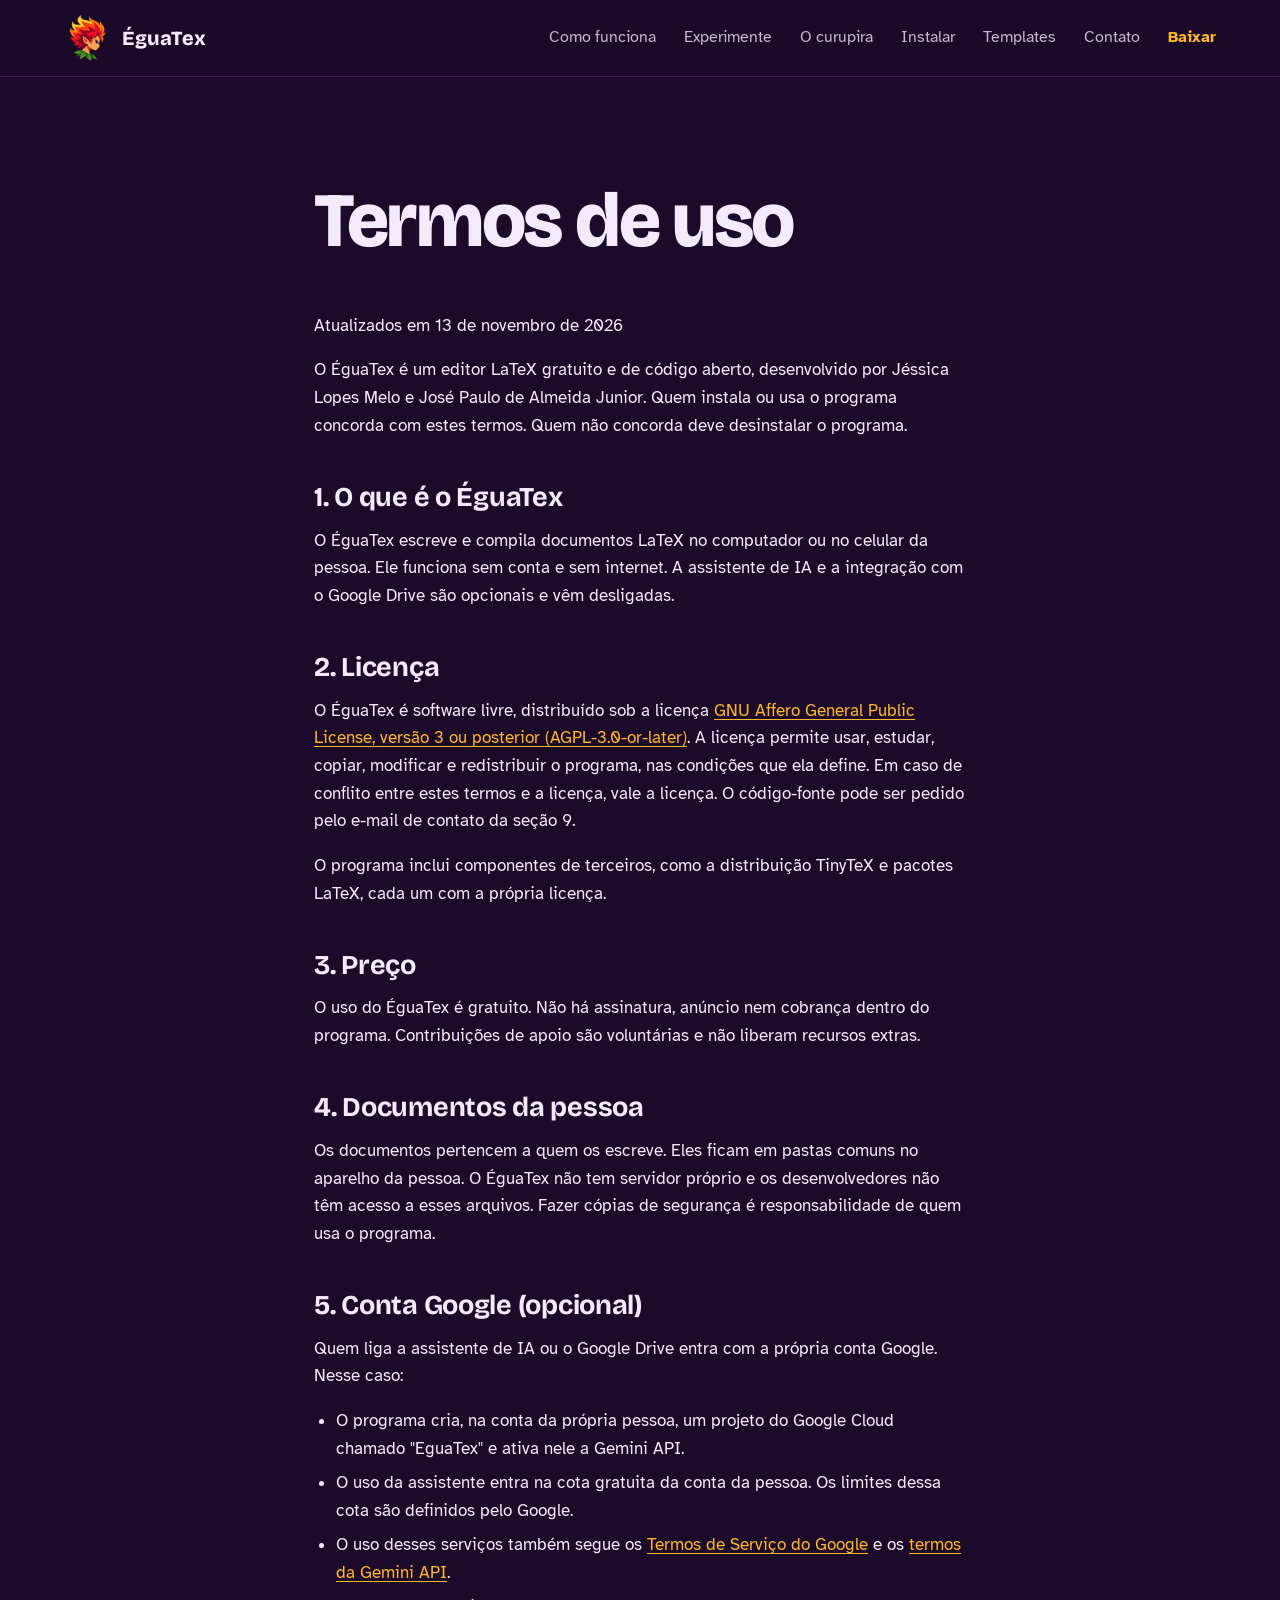
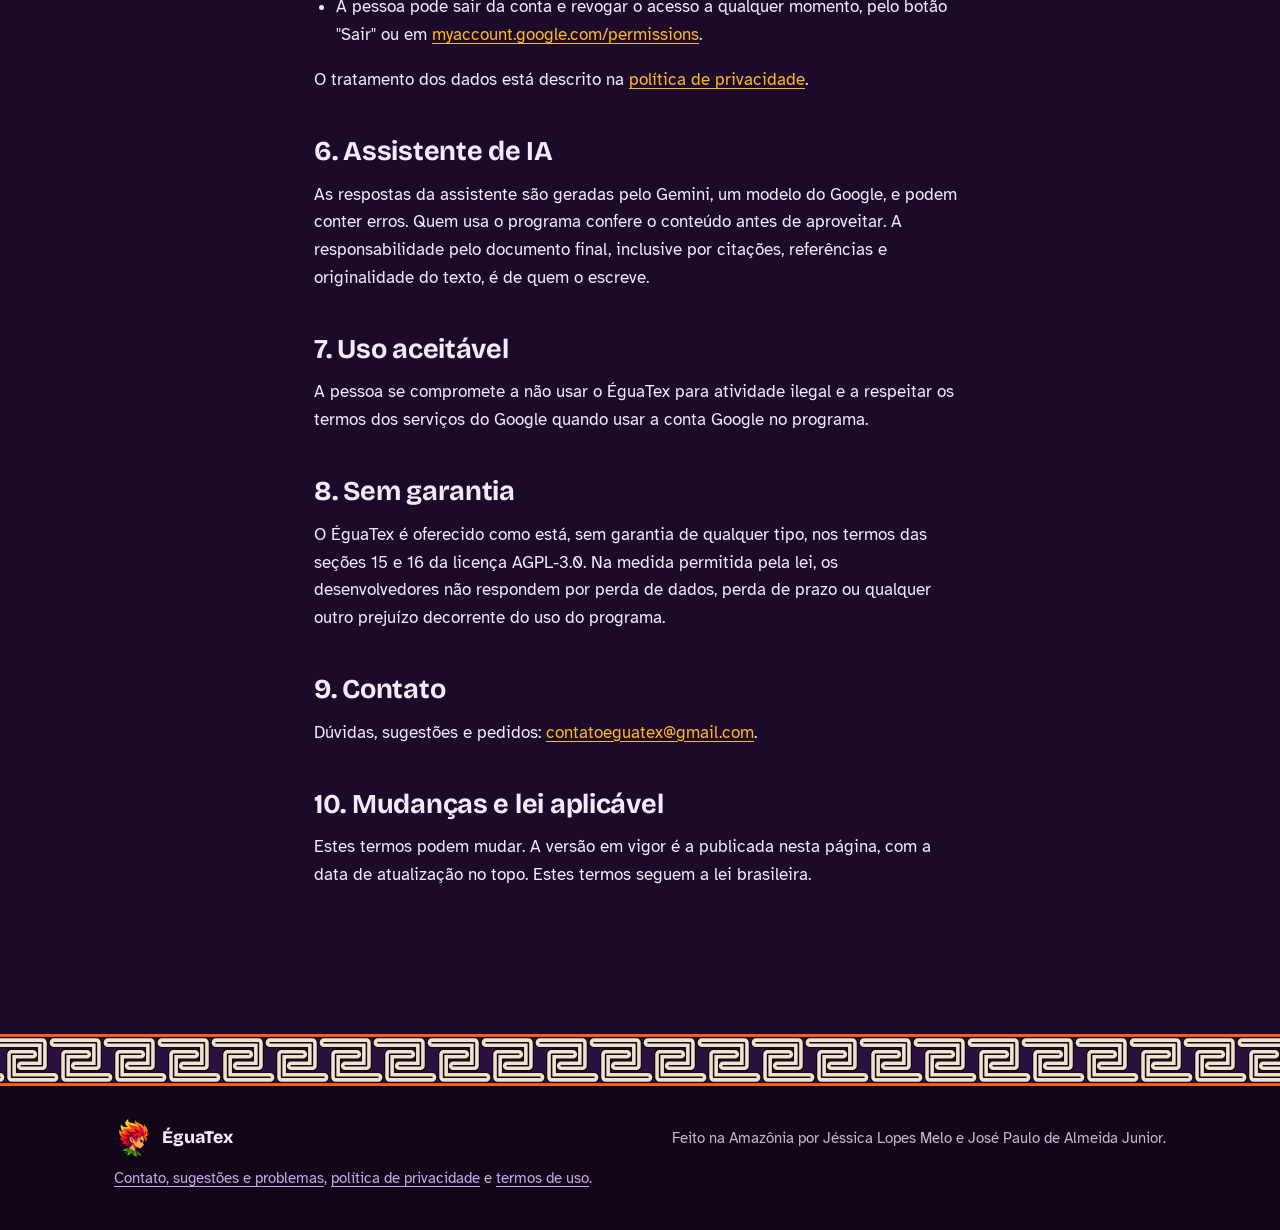
<file: termos.html>
<!doctype html>
<html lang="pt-BR">
<head>
  <meta charset="utf-8">
  <meta name="viewport" content="width=device-width, initial-scale=1">
  <title>Termos de uso | ÉguaTex</title>
  <meta name="description" content="Condições de uso do ÉguaTex, editor LaTeX gratuito e de código aberto.">
  <meta name="theme-color" content="#1c0a2b">
  <link rel="icon" type="image/png" href="favicon.png">

  <link rel="preconnect" href="https://fonts.googleapis.com">
  <link rel="preconnect" href="https://fonts.gstatic.com" crossorigin>
  <link href="https://fonts.googleapis.com/css2?family=Bricolage+Grotesque:opsz,wght@12..96,500;12..96,700;12..96,800&family=Atkinson+Hyperlegible:ital,wght@0,400;0,700;1,400&family=JetBrains+Mono:wght@400;600&display=swap" rel="stylesheet">
  <link rel="stylesheet" href="assets/css/style.css?v=20261114t">
</head>
<body>
  <a class="pular" href="#conteudo">Pular para o conteúdo</a>

  <header class="topo">
    <a class="marca" href="index.html" aria-label="ÉguaTex, início">
      <img src="assets/img/curupira-256.png" alt="" width="48" height="48">
      <span>ÉguaTex</span>
    </a>
    <nav aria-label="Seções">
      <a href="index.html#portal">Como funciona</a>
      <a href="index.html#experimente">Experimente</a>
      <a href="index.html#curupira">O curupira</a>
      <a href="instalar.html">Instalar</a>
      <a href="templates.html">Templates</a>
      <a href="contato.html">Contato</a>
      <a class="nav-baixar" href="index.html#baixar">Baixar</a>
    </nav>
  </header>

  <main id="conteudo" class="contato texto-longo">

<section class="contato-abertura"><h1>Termos de uso</h1></section>
<p class="data">Atualizados em 13 de novembro de 2026</p>

<p>O ÉguaTex é um editor LaTeX gratuito e de código aberto, desenvolvido por Jéssica Lopes Melo e José Paulo de Almeida Junior. Quem instala ou usa o programa concorda com estes termos. Quem não concorda deve desinstalar o programa.</p>

<h2>1. O que é o ÉguaTex</h2>
<p>O ÉguaTex escreve e compila documentos LaTeX no computador ou no celular da pessoa. Ele funciona sem conta e sem internet. A assistente de IA e a integração com o Google Drive são opcionais e vêm desligadas.</p>

<h2>2. Licença</h2>
<p>O ÉguaTex é software livre, distribuído sob a licença <a href="https://www.gnu.org/licenses/agpl-3.0.html">GNU Affero General Public License, versão 3 ou posterior (AGPL-3.0-or-later)</a>. A licença permite usar, estudar, copiar, modificar e redistribuir o programa, nas condições que ela define. Em caso de conflito entre estes termos e a licença, vale a licença. O código-fonte pode ser pedido pelo e-mail de contato da seção 9.</p>
<p>O programa inclui componentes de terceiros, como a distribuição TinyTeX e pacotes LaTeX, cada um com a própria licença.</p>

<h2>3. Preço</h2>
<p>O uso do ÉguaTex é gratuito. Não há assinatura, anúncio nem cobrança dentro do programa. Contribuições de apoio são voluntárias e não liberam recursos extras.</p>

<h2>4. Documentos da pessoa</h2>
<p>Os documentos pertencem a quem os escreve. Eles ficam em pastas comuns no aparelho da pessoa. O ÉguaTex não tem servidor próprio e os desenvolvedores não têm acesso a esses arquivos. Fazer cópias de segurança é responsabilidade de quem usa o programa.</p>

<h2>5. Conta Google (opcional)</h2>
<p>Quem liga a assistente de IA ou o Google Drive entra com a própria conta Google. Nesse caso:</p>
<ul>
<li>O programa cria, na conta da própria pessoa, um projeto do Google Cloud chamado "EguaTex" e ativa nele a Gemini API.</li>
<li>O uso da assistente entra na cota gratuita da conta da pessoa. Os limites dessa cota são definidos pelo Google.</li>
<li>O uso desses serviços também segue os <a href="https://policies.google.com/terms">Termos de Serviço do Google</a> e os <a href="https://ai.google.dev/gemini-api/terms">termos da Gemini API</a>.</li>
<li>A pessoa pode sair da conta e revogar o acesso a qualquer momento, pelo botão "Sair" ou em <a href="https://myaccount.google.com/permissions">myaccount.google.com/permissions</a>.</li>
</ul>
<p>O tratamento dos dados está descrito na <a href="privacidade.html">política de privacidade</a>.</p>

<h2>6. Assistente de IA</h2>
<p>As respostas da assistente são geradas pelo Gemini, um modelo do Google, e podem conter erros. Quem usa o programa confere o conteúdo antes de aproveitar. A responsabilidade pelo documento final, inclusive por citações, referências e originalidade do texto, é de quem o escreve.</p>

<h2>7. Uso aceitável</h2>
<p>A pessoa se compromete a não usar o ÉguaTex para atividade ilegal e a respeitar os termos dos serviços do Google quando usar a conta Google no programa.</p>

<h2>8. Sem garantia</h2>
<p>O ÉguaTex é oferecido como está, sem garantia de qualquer tipo, nos termos das seções 15 e 16 da licença AGPL-3.0. Na medida permitida pela lei, os desenvolvedores não respondem por perda de dados, perda de prazo ou qualquer outro prejuízo decorrente do uso do programa.</p>

<h2>9. Contato</h2>
<p>Dúvidas, sugestões e pedidos: <a href="mailto:contatoeguatex@gmail.com">contatoeguatex@gmail.com</a>.</p>

<h2>10. Mudanças e lei aplicável</h2>
<p>Estes termos podem mudar. A versão em vigor é a publicada nesta página, com a data de atualização no topo. Estes termos seguem a lei brasileira.</p>

  </main>

  <footer class="rodape">
    <div class="rodape-faixa" aria-hidden="true"></div>
    <div class="rodape-conteudo">
      <p class="rodape-marca"><img src="assets/img/curupira-256.png" alt="" width="40" height="40"> ÉguaTex</p>
      <p>Feito na Amazônia por Jéssica Lopes Melo e José Paulo de Almeida Junior.</p>
      <p><a href="contato.html">Contato, sugestões e problemas</a>, <a href="privacidade.html">política de privacidade</a> e <a href="termos.html">termos de uso</a>.</p>
    </div>
  </footer>

  <script defer src="assets/js/config.js?v=20261114t"></script>
  <script defer src="assets/js/navegacao.js?v=20261114t"></script>
</body>
</html>
</file>
<file: assets/css/style.css>
/* ÉguaTex — paleta tirada da logo do curupira
   Roxo é a cor principal; verde e laranja-fogo são secundárias. */
:root {
  --noite: #1c0a2b;        /* fundo: roxo-noite da mata */
  --noite-2: #2a1140;      /* superfícies */
  --noite-3: #3a1a58;      /* bordas e realces discretos */
  --roxo: #7a35c4;         /* principal, das pontas do cabelo */
  --roxo-claro: #c9a6f0;
  --verde: #3f9a37;        /* pele do curupira */
  --verde-claro: #8fd47f;
  --fogo: #ff5f15;         /* laranja-fogo */
  --brasa: #e0243e;
  --chama: #ffb627;
  --texto: #f3eafb;
  --texto-suave: #c7b6d8;

  --fonte-titulo: "Bricolage Grotesque", system-ui, sans-serif;
  --fonte-texto: "Atkinson Hyperlegible", system-ui, sans-serif;
  --fonte-codigo: "JetBrains Mono", ui-monospace, monospace;

  --medida: 68ch;
  --margem: clamp(16px, 5vw, 64px);
}

* { box-sizing: border-box; }
[hidden] { display: none !important; }
html { scroll-behavior: smooth; }
@media (prefers-reduced-motion: reduce) { html { scroll-behavior: auto; } }

body {
  margin: 0;
  background: var(--noite);
  color: var(--texto);
  font-family: var(--fonte-texto);
  font-size: 1.0625rem;
  line-height: 1.6;
  overflow-x: hidden;
}

img { max-width: 100%; height: auto; display: block; }
a { color: var(--roxo-claro); text-underline-offset: 3px; }
p a, li a, dd a { overflow-wrap: anywhere; }
a:hover { color: var(--chama); }
:focus-visible { outline: 3px solid var(--chama); outline-offset: 3px; border-radius: 4px; }

h1, h2, h3 { font-family: var(--fonte-titulo); line-height: 1.1; margin: 0; }
h2 { font-size: clamp(1.9rem, 4vw, 2.8rem); font-weight: 700; letter-spacing: -0.01em; }
h3 { font-size: 1.2rem; font-weight: 700; }
p { margin: 0 0 1em; }
code { font-family: var(--fonte-codigo); font-size: 0.9em; color: var(--verde-claro); }

.pular {
  position: absolute; left: -9999px; top: 8px;
  background: var(--chama); color: var(--noite); padding: 8px 14px; z-index: 10;
}
.pular:focus { left: 8px; }

/* ---------- topo ---------- */
.topo {
  display: flex; align-items: center; justify-content: space-between; gap: 16px;
  padding: 14px var(--margem);
  position: sticky; top: 0; z-index: 5;
  background: color-mix(in srgb, var(--noite) 88%, transparent);
  backdrop-filter: blur(8px);
  border-bottom: 1px solid var(--noite-3);
}
.marca {
  display: flex; align-items: center; gap: 10px;
  font-family: var(--fonte-titulo); font-weight: 800; font-size: 1.25rem;
  color: var(--texto); text-decoration: none;
}
.topo nav { display: flex; gap: clamp(10px, 2.5vw, 28px); align-items: center; flex-wrap: wrap; }
.topo nav a { color: var(--texto-suave); text-decoration: none; font-size: 0.98rem; }
.topo nav a:hover { color: var(--texto); }
.topo nav .nav-baixar { color: var(--chama); font-weight: 700; }
@media (max-width: 640px) {
  .topo nav a:not(.nav-baixar) { display: none; }
}

/* ---------- botões ---------- */
.acoes { display: flex; flex-wrap: wrap; gap: 12px; margin-top: 1.6em; }
.botao {
  display: inline-flex; align-items: center; justify-content: center;
  min-height: 48px; padding: 12px 22px;
  font-family: var(--fonte-titulo); font-weight: 700; font-size: 1.05rem;
  text-decoration: none; border-radius: 999px;
  transition: transform .15s ease, background-color .15s ease;
}
.botao-fogo { background: var(--fogo); color: #1a0700; }
.botao-fogo:hover { background: var(--chama); color: #1a0700; transform: translateY(-1px); }
.botao-linha { border: 2px solid var(--roxo); color: var(--texto); background: transparent; }
button.botao { cursor: pointer; }
.botao-linha:hover { background: var(--roxo); color: var(--texto); }

/* ---------- abertura ---------- */
.abertura {
  display: grid; grid-template-columns: 1.05fr 1fr; align-items: center;
  gap: clamp(24px, 4vw, 64px);
  padding: clamp(32px, 6vw, 80px) var(--margem) clamp(48px, 7vw, 96px);
  max-width: 1280px; margin: 0 auto;
}
.palavra {
  font-size: clamp(4rem, 13vw, 10.5rem);
  font-weight: 800;
  letter-spacing: -0.045em;
  line-height: 0.88;
  margin-left: -0.04em;
}
/* o acento do É vira labareda: é a marca da palavra "égua" */
.acento {
  background: linear-gradient(180deg, var(--chama) 0%, var(--fogo) 45%, var(--brasa) 75%, var(--roxo) 100%);
  -webkit-background-clip: text; background-clip: text; color: transparent;
}
.lema {
  font-family: var(--fonte-titulo); font-weight: 500;
  font-size: clamp(1.35rem, 2.6vw, 1.9rem); line-height: 1.25;
  margin: 0.7em 0 0.6em; max-width: 22ch;
}
.apoio { color: var(--texto-suave); max-width: 46ch; }

.abertura-figura { margin: 0; position: relative; justify-self: center; width: min(100%, 620px); }
.abertura-figura img { position: relative; z-index: 1; }
.brasa {
  position: absolute; inset: 6% 14% 10% 4%; border-radius: 50%;
  background: radial-gradient(circle at 40% 30%, rgba(255,140,30,.45), rgba(122,53,196,.35) 45%, transparent 70%);
  filter: blur(30px);
  animation: acender 2.4s ease-out both;
}
@keyframes acender {
  0% { opacity: 0; transform: scale(.7); }
  60% { opacity: 1; transform: scale(1.06); }
  100% { opacity: .85; transform: scale(1); }
}
@media (prefers-reduced-motion: reduce) { .brasa { animation: none; opacity: .85; } }

@media (max-width: 820px) {
  .abertura { grid-template-columns: 1fr; }
  .abertura-figura { order: -1; width: min(78%, 380px); }
}

/* ---------- seções gerais ---------- */
.experimente, .instalar, .curupira, .baixar {
  padding: clamp(56px, 8vw, 104px) var(--margem);
}
.secao-cabeca { max-width: var(--medida); margin-bottom: 2rem; }
.secao-cabeca p { color: var(--texto-suave); margin-top: 0.8em; }

/* ---------- experimente (editor ao vivo) ---------- */
.experimente {
  background: var(--noite-2);
  border-top: 1px solid var(--noite-3);
  border-bottom: 1px solid var(--noite-3);
}
.experimente > * { max-width: 1180px; margin-left: auto; margin-right: auto; }

.exemplos { display: flex; flex-wrap: wrap; gap: 8px; margin-bottom: 18px; }
.exemplos button {
  font: inherit; font-size: 0.95rem;
  color: var(--texto); background: transparent;
  border: 1.5px solid var(--noite-3); border-radius: 999px;
  padding: 7px 15px; cursor: pointer;
}
.exemplos button:hover { border-color: var(--roxo-claro); }
.exemplos button[aria-pressed="true"] { background: var(--verde); border-color: var(--verde); color: #071a05; font-weight: 700; }

.editor {
  display: grid; grid-template-columns: 1fr 1.2fr;
  border-radius: 20px; overflow: hidden;
  border: 1.5px solid var(--roxo);
  box-shadow: 0 0 0 6px rgba(122,53,196,.12);
}
.painel { padding: 18px 20px 22px; min-width: 0; }
.painel label, .painel .rotulo {
  display: block; font-size: 0.85rem; color: var(--texto-suave); margin-bottom: 10px;
}
.painel-codigo { background: #140720; }
.painel-codigo textarea {
  width: 100%; min-height: 220px; resize: vertical;
  background: transparent; color: var(--verde-claro);
  border: 0; outline: none;
  font-family: var(--fonte-codigo); font-size: 0.98rem; line-height: 1.6;
  caret-color: var(--chama);
}
.painel-codigo:focus-within { box-shadow: inset 3px 0 0 var(--chama); }
.painel-saida {
  background: #fbf7ff; color: #22102f;
  display: flex; flex-direction: column;
}
.painel-saida .rotulo { color: #6a5880; }
.saida {
  flex: 1; display: grid; place-items: center;
  min-height: 220px; overflow-x: auto;
  font-size: clamp(1.15rem, 2.4vw, 1.6rem);
}
.saida .katex-display { margin: 0; }
.erro { color: #a3122a; font-size: 0.92rem; margin: 10px 0 0; }

@media (max-width: 760px) {
  .editor { grid-template-columns: 1fr; }
  .painel-codigo textarea { min-height: 140px; }
  .saida { min-height: 160px; }
}

/* ---------- baixar ---------- */
.baixar-caixa {
  max-width: 980px; margin: 0 auto;
  display: grid; grid-template-columns: auto 1fr; gap: clamp(20px, 4vw, 48px); align-items: start;
  padding: clamp(24px, 4vw, 48px);
  border-radius: 28px;
  background:
    linear-gradient(var(--noite-2), var(--noite-2)) padding-box,
    linear-gradient(135deg, var(--chama), var(--fogo), var(--brasa), var(--roxo)) border-box;
  border: 2px solid transparent;
}
.baixar-logo { width: clamp(96px, 14vw, 156px); }
.acoes-plataformas { display: grid; grid-template-columns: repeat(3, minmax(0, 1fr)); gap: 14px; margin-top: 22px; }
@media (max-width: 640px) { .acoes-plataformas { grid-template-columns: 1fr; } }
.plataforma-baixar {
  display: flex; flex-direction: column; align-items: flex-start; gap: 6px;
  background: var(--noite); border: 1.5px solid var(--noite-3); border-radius: 18px; padding: 18px; min-width: 0;
}
.plataforma-baixar svg { width: 34px; height: 34px; fill: none; stroke: var(--chama); stroke-width: 1.8; stroke-linecap: round; stroke-linejoin: round; }
.plataforma-baixar h3 { font-size: 1.25rem; margin: 2px 0 0; }
.plataforma-baixar .req { margin: 0 0 8px; font-size: .92rem; color: var(--texto-suave); }
.plataforma-baixar .botao { width: 100%; justify-content: center; text-align: center; }
.plataforma-baixar .tam { font-size: .85rem; color: var(--texto-suave); min-height: 1.2em; }
.botao.desligado { opacity: .55; cursor: default; pointer-events: none; }
#p-linux svg { stroke: var(--verde-claro); }
.release-estado { color: var(--texto-suave); margin-top: 0.7em; }
.release-detalhes {
  display: flex; flex-wrap: wrap; gap: 12px 36px; margin: 1.2em 0 0;
}
.release-detalhes dt { font-size: 0.85rem; color: var(--texto-suave); }
.release-detalhes dd { margin: 2px 0 0; font-family: var(--fonte-titulo); font-weight: 700; font-size: 1.25rem; }
.nota { font-size: 0.9rem; color: var(--texto-suave); margin: 1em 0 0; }
@media (max-width: 560px) {
  .baixar-caixa { grid-template-columns: 1fr; }
}

/* ---------- instalar (sequência real, por isso numerada) ---------- */
.instalar > * { max-width: 1180px; margin-left: auto; margin-right: auto; }
.passos {
  list-style: none; padding: 0; margin: 0 auto;
  display: grid; grid-template-columns: repeat(auto-fit, minmax(230px, 1fr)); gap: 28px;
  counter-reset: passo;
}
.passos li { counter-increment: passo; position: relative; padding-top: 64px; }
.passos li::before {
  content: counter(passo);
  position: absolute; top: 0; left: 0;
  width: 48px; height: 48px; border-radius: 50%;
  display: grid; place-items: center;
  font-family: var(--fonte-titulo); font-weight: 800; font-size: 1.4rem;
  background: var(--roxo); color: var(--texto);
}
.passos li:last-child::before { background: var(--verde); }
.passos li:not(:last-child)::after {
  content: ""; position: absolute; top: 24px; left: 60px; right: -16px;
  border-top: 2px dashed var(--noite-3);
}
.passos h3 { margin-bottom: 0.5em; }
.passos p { color: var(--texto-suave); }

/* ---------- curupira ---------- */
.curupira {
  background: linear-gradient(180deg, var(--noite) 0%, #16280f 140%);
  overflow: hidden;
}
.rastro { display: block; width: min(100%, 1200px); margin: 0 auto 32px; fill: var(--verde); opacity: .55; }
.curupira-texto { max-width: var(--medida); margin: 0 auto; }
.curupira-texto h2 { margin-bottom: 0.7em; }
.curupira-texto p { font-size: 1.12rem; }
.curupira-texto p:last-child { color: var(--chama); font-family: var(--fonte-titulo); font-weight: 500; font-size: 1.3rem; }

/* ---------- rodapé ---------- */
.rodape { background: #120619; color: var(--texto-suave); font-size: 0.95rem; }
/* faixa de ganchos entrelaçados, inspirada nas bordas da cerâmica marajoara */
.rodape-faixa {
  height: 52px;
  background: url("../img/faixa-marajoara.svg") repeat-x left center / 54px 52px;
}
.rodape-conteudo {
  max-width: 1180px; margin: 0 auto; padding: 32px var(--margem) 40px;
  display: flex; flex-wrap: wrap; gap: 8px 32px; align-items: center;
}
.rodape-conteudo p { margin: 0; }
.rodape-marca {
  display: flex; align-items: center; gap: 8px;
  font-family: var(--fonte-titulo); font-weight: 800; color: var(--texto); font-size: 1.1rem;
  margin-right: auto !important;
}

/* ---------- página de contato ---------- */
.topo nav a[aria-current="page"] { color: var(--texto); text-decoration: underline; text-decoration-color: var(--verde); text-decoration-thickness: 2px; text-underline-offset: 6px; }

.contato { max-width: 780px; margin: 0 auto; padding: clamp(48px, 8vw, 104px) var(--margem) clamp(64px, 10vw, 128px); }
.contato-abertura { margin-bottom: clamp(32px, 5vw, 48px); }
.contato-abertura h1 { font-size: clamp(2.6rem, 7vw, 4.8rem); font-weight: 800; letter-spacing: -0.03em; margin-bottom: 0.4em; }
.contato-abertura p { color: var(--texto-suave); font-size: 1.15rem; }

.contato-email {
  padding: clamp(24px, 4vw, 40px); border-radius: 24px;
  background:
    linear-gradient(var(--noite-2), var(--noite-2)) padding-box,
    linear-gradient(135deg, var(--chama), var(--fogo), var(--brasa), var(--roxo)) border-box;
  border: 2px solid transparent;
}
.contato-email h2 { font-size: clamp(1.3rem, 3vw, 1.7rem); font-weight: 700; margin-bottom: 0.5em; }
.email-endereco { margin: 0; font-family: var(--fonte-titulo); font-weight: 700; font-size: clamp(1.3rem, 4vw, 2rem); overflow-wrap: anywhere; }
.email-endereco a { color: var(--chama); }

/* Paginas de texto (privacidade, instalar LaTeX) no molde da pagina de contato */
.texto-longo h2 { font-size: clamp(1.3rem, 3vw, 1.7rem); font-weight: 700; margin: 1.6em 0 0.5em; }
.texto-longo p, .texto-longo li { font-size: 1.05rem; line-height: 1.65; }
.texto-longo ul, .texto-longo ol { padding-left: 1.3em; }
.texto-longo li { margin-bottom: 0.4em; }
.texto-longo a { color: var(--chama); }

/* ---------- menu no celular ---------- */
.menu-botao { display: none; }
[id] { scroll-margin-top: 76px; }
@media (max-width: 1080px) {
  .menu-botao {
    display: inline-flex; align-items: center; gap: 10px;
    font: inherit; font-family: var(--fonte-titulo); font-weight: 700; font-size: 1rem;
    color: var(--texto); background: transparent; cursor: pointer;
    border: 1.5px solid var(--roxo); border-radius: 999px; padding: 8px 16px;
  }
  .menu-icone { position: relative; width: 16px; height: 2px; background: currentColor; box-shadow: 0 -5px 0 currentColor, 0 5px 0 currentColor; transition: box-shadow .2s ease, transform .2s ease; }
  .topo.aberto .menu-icone { box-shadow: none; transform: rotate(45deg); }
  .topo.aberto .menu-icone::after { content: ""; position: absolute; inset: 0; background: currentColor; transform: rotate(90deg); }
  .topo.tem-menu nav {
    display: none; position: absolute; top: 100%; left: 0; right: 0;
    flex-direction: column; align-items: stretch; gap: 0;
    padding: 6px var(--margem) 14px;
    background: var(--noite); border-bottom: 1px solid var(--noite-3);
    box-shadow: 0 18px 40px rgba(0,0,0,.45);
  }
  .topo.tem-menu.aberto nav { display: flex; }
  .topo.tem-menu nav a, .topo.tem-menu nav a:not(.nav-baixar) {
    display: block; padding: 13px 4px; font-size: 1.12rem; color: var(--texto);
    border-bottom: 1px solid var(--noite-3);
  }
  .topo.tem-menu nav a:last-child { border-bottom: 0; color: var(--chama); }
}

/* ---------- tela de carregamento (página lenta e troca de aba) ---------- */
.carregando {
  position: fixed; inset: 0; z-index: 50;
  display: grid; place-items: center;
  background: var(--noite);
  padding-left: max(16px, env(safe-area-inset-left, 0px));
  padding-right: max(16px, env(safe-area-inset-right, 0px));
  opacity: 0; visibility: hidden;
  transition: opacity .6s ease, visibility 0s linear .6s;
}
.carregando.mostrar { opacity: 1; visibility: visible; transition: opacity .35s ease; }
.carregando-fundo {
  font-family: var(--fonte-titulo); font-weight: 800;
  font-size: clamp(4rem, 17vw, 13rem); letter-spacing: -0.05em; line-height: 1.05;
  user-select: none; white-space: nowrap;
}
.carregando-fundo span {
  color: transparent; -webkit-text-stroke: 2px rgba(201,166,240,.5);
  background: linear-gradient(100deg, rgba(122,53,196,.28) 35%, rgba(255,182,39,.75) 50%, rgba(122,53,196,.28) 65%);
  background-size: 300% 100%; -webkit-background-clip: text; background-clip: text;
  animation: brilho 2.6s linear infinite;
}
@keyframes brilho { from { background-position: 100% 0; } to { background-position: -50% 0; } }
.carregando-centro { position: relative; display: grid; justify-items: center; gap: 18px; text-align: center; max-width: 100%; }
.trilha { display: flex; align-items: center; gap: 4px; }
.carregando-logo { width: clamp(112px, 19vw, 176px); margin-bottom: -10px; filter: drop-shadow(0 0 28px rgba(255,120,40,.45)); animation: respirar 2.2s ease-in-out infinite; }
@keyframes respirar { 50% { filter: drop-shadow(0 0 46px rgba(255,140,40,.75)); transform: translateY(-3px); } }
.pegadas-carga { width: min(300px, 58vw); height: auto; fill: var(--verde-claro); overflow: visible; }
.pegadas-carga use { opacity: 0; animation: pisar 3.2s infinite; }
.pegadas-carga use:nth-of-type(2) { animation-delay: .32s; }
.pegadas-carga use:nth-of-type(3) { animation-delay: .64s; }
.pegadas-carga use:nth-of-type(4) { animation-delay: .96s; }
.pegadas-carga use:nth-of-type(5) { animation-delay: 1.28s; }
.pegadas-carga use:nth-of-type(6) { animation-delay: 1.6s; }
.pegadas-carga use:nth-of-type(7) { animation-delay: 1.92s; }
.pegadas-carga use:nth-of-type(8) { animation-delay: 2.24s; }
@keyframes pisar { 0% { opacity: 0; } 5% { opacity: 1; } 45% { opacity: .45; } 75%, 100% { opacity: 0; } }
.carregando-texto { color: var(--texto); font-family: var(--fonte-titulo); font-weight: 500; font-size: 1.1rem; margin: 0; }
.carregando-dica { color: var(--texto-suave); font-size: .88rem; margin: -12px 0 0; max-width: 30ch; }

@media (prefers-reduced-motion: reduce) {
  .carregando-logo, .carregando-fundo span, .pegadas-carga use { animation: none; }
  .pegadas-carga use { opacity: .8; }
}

/* ---------- avaliações ---------- */
.sr { position: absolute; width: 1px; height: 1px; overflow: hidden; clip: rect(0 0 0 0); white-space: nowrap; }
.avaliacoes { padding: clamp(56px, 8vw, 104px) var(--margem); }
.avaliacoes > * { max-width: 1180px; margin-left: auto; margin-right: auto; }
.av-grade { display: grid; grid-template-columns: 1.2fr 1fr; gap: clamp(24px, 4vw, 48px); align-items: start; }
@media (max-width: 860px) { .av-grade { grid-template-columns: 1fr; } }
.av-coluna { min-width: 0; }
.av-resumo { display: flex; flex-wrap: wrap; align-items: center; gap: 6px 16px; margin-bottom: 20px; }
.av-media { margin: 0; font-family: var(--fonte-titulo); font-weight: 800; font-size: clamp(2.6rem, 6vw, 3.6rem); line-height: 1; color: var(--chama); }
.av-total { margin: 0; width: 100%; color: var(--texto-suave); }
.av-estrelas-media { display: flex; gap: 4px; }
.estrela { position: relative; display: inline-block; width: 28px; height: 28px; }
.estrela svg { width: 100%; height: 100%; fill: var(--noite-3); }
.estrela::after {
  content: ""; position: absolute; inset: 0; width: var(--cheio, 0%); overflow: hidden;
  background: var(--chama);
  -webkit-mask: url("data:image/svg+xml,%3Csvg xmlns='http://www.w3.org/2000/svg' viewBox='0 0 24 24'%3E%3Cpath d='M12 2.6l2.9 6 6.6.8-4.9 4.5 1.3 6.5L12 17.2l-5.9 3.2 1.3-6.5L2.5 9.4l6.6-.8z'/%3E%3C/svg%3E") left center / 28px 28px no-repeat;
          mask: url("data:image/svg+xml,%3Csvg xmlns='http://www.w3.org/2000/svg' viewBox='0 0 24 24'%3E%3Cpath d='M12 2.6l2.9 6 6.6.8-4.9 4.5 1.3 6.5L12 17.2l-5.9 3.2 1.3-6.5L2.5 9.4l6.6-.8z'/%3E%3C/svg%3E") left center / 28px 28px no-repeat;
}
.av-lista { list-style: none; margin: 0; padding: 0; display: grid; gap: 14px; max-height: 560px; overflow-y: auto; padding-right: 4px; }
.av-item { background: var(--noite-2); border: 1px solid var(--noite-3); border-radius: 16px; padding: 16px 18px; }
.av-item-topo { display: flex; flex-wrap: wrap; justify-content: space-between; align-items: center; gap: 8px; margin-bottom: 6px; }
.av-item p { margin: 0 0 8px; overflow-wrap: anywhere; }
.av-item time { font-size: .85rem; color: var(--texto-suave); }
.av-estrelas { display: inline-flex; gap: 2px; }
.av-estrelas svg { width: 18px; height: 18px; fill: var(--chama); }
.av-vazio { color: var(--texto-suave); padding: 18px; border: 1.5px dashed var(--noite-3); border-radius: 16px; }

.av-form {
  padding: clamp(20px, 3vw, 32px); border-radius: 24px;
  background:
    linear-gradient(var(--noite-2), var(--noite-2)) padding-box,
    linear-gradient(135deg, var(--chama), var(--fogo), var(--brasa), var(--roxo)) border-box;
  border: 2px solid transparent;
}
.av-form h3 { font-size: 1.4rem; margin-bottom: .8em; }
.av-nota { border: 0; padding: 0; margin: 0 0 1.1em; display: flex; gap: 6px; }
.av-nota legend { font-weight: 700; margin-bottom: 8px; padding: 0; }
.av-nota label { cursor: pointer; width: 40px; height: 40px; display: grid; place-items: center; border-radius: 10px; }
.av-nota label::before {
  content: ""; width: 34px; height: 34px; background: var(--noite-3);
  -webkit-mask: url("data:image/svg+xml,%3Csvg xmlns='http://www.w3.org/2000/svg' viewBox='0 0 24 24'%3E%3Cpath d='M12 2.6l2.9 6 6.6.8-4.9 4.5 1.3 6.5L12 17.2l-5.9 3.2 1.3-6.5L2.5 9.4l6.6-.8z'/%3E%3C/svg%3E") center / contain no-repeat;
          mask: url("data:image/svg+xml,%3Csvg xmlns='http://www.w3.org/2000/svg' viewBox='0 0 24 24'%3E%3Cpath d='M12 2.6l2.9 6 6.6.8-4.9 4.5 1.3 6.5L12 17.2l-5.9 3.2 1.3-6.5L2.5 9.4l6.6-.8z'/%3E%3C/svg%3E") center / contain no-repeat;
  transition: background-color .15s ease, transform .15s ease;
}
.av-nota input { position: absolute; opacity: 0; width: 1px; height: 1px; }
.av-nota label:has(input:focus-visible) { outline: 3px solid var(--chama); outline-offset: 2px; }
.av-nota[data-nota="1"] label:nth-of-type(-n+1)::before, .av-nota[data-previa="1"] label:nth-of-type(-n+1)::before,
.av-nota[data-nota="2"] label:nth-of-type(-n+2)::before, .av-nota[data-previa="2"] label:nth-of-type(-n+2)::before,
.av-nota[data-nota="3"] label:nth-of-type(-n+3)::before, .av-nota[data-previa="3"] label:nth-of-type(-n+3)::before,
.av-nota[data-nota="4"] label:nth-of-type(-n+4)::before, .av-nota[data-previa="4"] label:nth-of-type(-n+4)::before,
.av-nota[data-nota="5"] label:nth-of-type(-n+5)::before, .av-nota[data-previa="5"] label:nth-of-type(-n+5)::before { background: var(--chama); }
.av-nota label:hover::before { transform: scale(1.12); }
.av-form .campo small { display: block; margin-top: 6px; font-size: .85rem; color: var(--texto-suave); }
.av-escondido { position: absolute; left: -9999px; }
.av-form .botao { border: 0; cursor: pointer; margin-top: .3em; }
.av-form .botao:disabled { opacity: .6; cursor: wait; }
.av-aviso { margin: 14px 0 0; padding: 10px 14px; border-radius: 12px; font-size: .95rem; }
.av-aviso.certo { background: rgba(63,154,55,.18); color: var(--verde-claro); }
.av-aviso.erro { background: rgba(224,36,62,.16); color: #ff9aaa; }
.av-form .campo { display: block; margin-bottom: 1.1em; }
.av-form .campo > span:first-child { display: block; font-weight: 700; margin-bottom: 6px; }
.av-form .campo input, .av-form .campo textarea {
  width: 100%; font: inherit; color: var(--texto);
  background: #140720; border: 1.5px solid var(--noite-3); border-radius: 12px; padding: 12px 14px;
}
.av-form .campo textarea { resize: vertical; min-height: 120px; }
.av-form .campo input:focus, .av-form .campo textarea:focus { border-color: var(--roxo-claro); outline: none; box-shadow: 0 0 0 3px rgba(201,166,240,.25); }
.av-form .campo :user-invalid { border-color: var(--brasa); }
.botao.pequeno { min-height: 0; padding: 6px 14px; font-size: .9rem; }
button.botao-linha { background: transparent; cursor: pointer; }

/* ---------- galeria de templates ---------- */
.galeria { max-width: 1180px; margin: 0 auto; padding: clamp(36px, 6vw, 80px) var(--margem) clamp(56px, 8vw, 96px); }
.galeria-abertura { max-width: 720px; margin: 0 auto clamp(40px, 6vw, 64px); text-align: center; }
.galeria-rotulo { font-family: var(--fonte-codigo); color: var(--verde-claro); font-size: .95rem; margin: 0 0 .6em; }
.galeria-abertura h1 { font-size: clamp(2.6rem, 8vw, 4.6rem); font-weight: 800; letter-spacing: -0.03em; margin-bottom: .3em; }
.galeria-abertura p { color: var(--texto-suave); font-size: 1.08rem; text-wrap: pretty; }
.galeria-aviso { display: inline-block; font-size: .95rem !important; color: var(--chama) !important; background: rgba(255,95,21,.1); border: 1px solid rgba(255,95,21,.35); border-radius: 999px; padding: 6px 16px; }
.galeria-busca { margin-top: 1.4em; }
.galeria-busca input {
  width: 100%; font: inherit; font-size: 1.05rem; color: var(--texto);
  background: var(--noite-2) url("data:image/svg+xml,%3Csvg xmlns='http://www.w3.org/2000/svg' viewBox='0 0 24 24' fill='none' stroke='%23c9a6f0' stroke-width='2.2' stroke-linecap='round'%3E%3Ccircle cx='11' cy='11' r='7'/%3E%3Cpath d='m20 20-3.6-3.6'/%3E%3C/svg%3E") 18px center / 20px no-repeat;
  border: 1.5px solid var(--noite-3); border-radius: 999px; padding: 14px 20px 14px 50px;
}
.galeria-busca input:focus { outline: none; border-color: var(--roxo-claro); box-shadow: 0 0 0 3px rgba(201,166,240,.25); }
.galeria-subtitulo { font-size: clamp(1.6rem, 3.4vw, 2.2rem); margin-bottom: 24px; }

.categorias { list-style: none; margin: 0; padding: 0; display: grid; grid-template-columns: repeat(3, minmax(0, 1fr)); gap: clamp(20px, 3vw, 36px) clamp(16px, 2.6vw, 32px); }
@media (max-width: 960px) { .categorias { grid-template-columns: repeat(2, minmax(0, 1fr)); } }
@media (max-width: 540px) { .categorias { grid-template-columns: 1fr; } }
.categoria { display: grid; grid-template-rows: auto auto 1fr auto; align-content: start; min-width: 0; }
.categoria h3 { font-size: clamp(1.15rem, 2vw, 1.3rem); margin: 16px 0 6px; }
.categoria p { color: var(--texto-suave); margin: 0 0 12px; font-size: .98rem; }
.em-breve { justify-self: start; font-size: .82rem; font-weight: 700; color: var(--verde-claro); border: 1.5px solid rgba(143,212,127,.45); border-radius: 999px; padding: 3px 12px; }

.cat-arte { position: relative; aspect-ratio: 8 / 5; max-width: 100%; border-radius: 20px; overflow: hidden; isolation: isolate; }
.cat-arte::before {
  content: ""; position: absolute; inset: auto 0 0 0; height: 22px; z-index: -1; opacity: .35;
  background: url("../img/faixa-marajoara.svg") repeat-x left center / 23px 22px;
}
.cat-arte svg { width: 100%; height: 100%; display: block; filter: drop-shadow(0 10px 18px rgba(0,0,0,.35)); transition: transform .35s cubic-bezier(.2,.7,.2,1); }
.categoria:hover .cat-arte svg { transform: translateY(-5px) rotate(-1.2deg); }
@media (prefers-reduced-motion: reduce) { .categoria:hover .cat-arte svg { transform: none; } }
.cor-roxo  { background: radial-gradient(circle at 70% 20%, #8a45d6, #4d1c86 70%); }
.cor-verde { background: radial-gradient(circle at 70% 20%, #4fa846, #1f5a1b 70%); }
.cor-fogo  { background: radial-gradient(circle at 70% 20%, #ff8a3d, #b33a0c 70%); }
.cor-brasa { background: radial-gradient(circle at 70% 20%, #e8475e, #7d1428 70%); }

.cat-arte .papel, .cat-arte .papel rect, .cat-arte .papel path { fill: #fbf7ff; }
.cat-arte .papel-claro, .cat-arte .papel-claro rect { fill: #fbf7ff; }
.cat-arte .tinta, .cat-arte .tinta rect { fill: #3a1a58; }
.cat-arte .traco, .cat-arte .traco rect { fill: #d9cbe8; }
.cat-arte .caixa { fill: #efe3fb; }
.cat-arte .caixa2 { fill: #e3f3df; }
.cat-arte .destaque { fill: #7a35c4; }
.cat-arte .destaque2 { fill: #ff5f15; }
.cat-arte .faixa-slide { fill: #2f6b29; }
.cat-arte .pe-tela { fill: rgba(251,247,255,.75); }
.cat-arte .dobra { fill: #d9cbe8; }
.cat-arte .marca-q { fill: none; stroke: #7a35c4; stroke-width: 2; }
.cat-arte .marca-q.ok { fill: #3f9a37; stroke: #3f9a37; }
.cat-arte .linha-resp { fill: #d9cbe8; }
.cat-arte .numero { font: 700 11px var(--fonte-titulo); fill: #3a1a58; }
.cat-arte .aspas { font: 800 26px Georgia, serif; fill: #7a35c4; }
.cat-arte .assinatura { fill: none; stroke: #3f9a37; stroke-width: 2.4; stroke-linecap: round; }
.cat-arte .lombadas .l1 { fill: #fbf7ff; } .cat-arte .lombadas .l2 { fill: #3a1a58; } .cat-arte .lombadas .l3 { fill: #ffb627; } .cat-arte .lombadas .l4 { fill: #7a35c4; }
.cat-arte .lombadas ~ .tinta rect { fill: #ffb627; }

.galeria-vazia { text-align: center; color: var(--texto-suave); padding: 28px; border: 1.5px dashed var(--noite-3); border-radius: 16px; }
.galeria-sugestao { margin-top: clamp(48px, 7vw, 80px); text-align: center; padding: clamp(28px, 4vw, 44px) clamp(18px, 4vw, 48px); border-radius: 28px;
  background: linear-gradient(var(--noite-2), var(--noite-2)) padding-box, linear-gradient(135deg, var(--chama), var(--fogo), var(--brasa), var(--roxo)) border-box; border: 2px solid transparent; }
.galeria-sugestao h2 { font-size: clamp(1.5rem, 3.4vw, 2.1rem); margin-bottom: .4em; }
.galeria-sugestao p { color: var(--texto-suave); max-width: 52ch; margin: 0 auto 1.2em; }
.galeria-fim { text-align: center; margin-top: 32px; }

/* ---------- galeria: movimento ---------- */
.cursor-classe { display: inline-block; width: .55em; height: 1.05em; margin-left: 2px; vertical-align: -0.18em; background: var(--chama); animation: piscar-classe 1s steps(1) infinite; }
@keyframes piscar-classe { 50% { opacity: 0; } }
#classe-digitada { color: var(--chama); }

.faixa-classes {
  width: 100vw; margin: 0 0 clamp(36px, 5vw, 56px) calc(50% - 50vw); overflow: hidden;
  border-block: 1px solid var(--noite-3); background: rgba(42,17,64,.55); padding-block: 12px;
  mask-image: linear-gradient(90deg, transparent, #000 8%, #000 92%, transparent);
  -webkit-mask-image: linear-gradient(90deg, transparent, #000 8%, #000 92%, transparent);
}
.faixa-trilho { display: flex; gap: 40px; width: max-content; font-family: var(--fonte-codigo); font-size: .95rem; color: var(--roxo-claro); white-space: nowrap; animation: correr-classes 45s linear infinite; }
.faixa-trilho span:nth-child(3n+1) { color: var(--verde-claro); }
.faixa-trilho span:nth-child(3n+2) { color: var(--chama); }
@keyframes correr-classes { to { transform: translateX(-50%); } }
.faixa-classes:hover .faixa-trilho { animation-play-state: paused; }

.galeria-cabeca { display: flex; flex-wrap: wrap; align-items: end; justify-content: space-between; gap: 12px 24px; margin-bottom: 24px; }
.galeria-cabeca .galeria-subtitulo { margin: 0; }
.filtros { display: flex; flex-wrap: wrap; gap: 8px; }
.filtros button { font: inherit; font-size: .95rem; color: var(--texto); background: transparent; border: 1.5px solid var(--noite-3); border-radius: 999px; padding: 7px 16px; cursor: pointer; transition: background-color .2s ease, border-color .2s ease; }
.filtros button:hover { border-color: var(--roxo-claro); }
.filtros button[aria-pressed="true"] { background: var(--roxo); border-color: var(--roxo); font-weight: 700; }

.cat-rodape { display: flex; flex-wrap: wrap; align-items: center; gap: 8px; }
.cat-classe { font-size: .82rem; color: var(--roxo-claro); background: rgba(122,53,196,.18); border-radius: 6px; padding: 2px 8px; }

.cat-giro { position: relative; aspect-ratio: 8 / 5; max-width: 100%; perspective: 1100px; cursor: pointer; }
.cat-giro .cat-frente, .cat-verso {
  position: absolute; inset: 0; backface-visibility: hidden; -webkit-backface-visibility: hidden;
  transition: transform .7s cubic-bezier(.3,.8,.25,1);
}
.cat-verso {
  transform: rotateY(180deg); border-radius: 20px; overflow: hidden;
  background: linear-gradient(160deg, #241038, #140720); border: 1.5px solid var(--roxo);
  display: grid; place-items: center; padding: 14px;
}
.cat-verso pre { margin: 0; font-family: var(--fonte-codigo); font-size: clamp(.72rem, 1.5vw, .84rem); line-height: 1.65; color: var(--verde-claro); white-space: pre-wrap; overflow-wrap: anywhere; }
.cat-verso .cmd { color: var(--chama); }
.cat-verso .arg { color: var(--roxo-claro); }
@media (hover: hover) {
  .categoria:hover .cat-frente { transform: rotateY(-180deg); }
  .categoria:hover .cat-verso { transform: rotateY(0); }
}
.categoria.virado .cat-frente { transform: rotateY(-180deg); }
.categoria.virado .cat-verso { transform: rotateY(0); }
.categoria:hover .cat-arte svg { transform: none; }

.js:not(.calmo) .categorias .categoria { opacity: 0; transform: translateY(26px); filter: blur(6px); }
.js:not(.calmo) .categorias .categoria.visto { opacity: 1; transform: none; filter: none; transition: opacity .6s ease, transform .6s cubic-bezier(.2,.7,.2,1), filter .6s ease; }

@media (prefers-reduced-motion: reduce) {
  .faixa-trilho, .cursor-classe { animation: none; }
  .cat-giro .cat-frente, .cat-verso { transition: none; }
}
::view-transition-group(*) { animation-duration: .45s; animation-timing-function: cubic-bezier(.3,.8,.25,1); }

/* ---------- página Instalar ---------- */
.instalar-pagina { max-width: 1180px; margin: 0 auto; padding: clamp(40px, 7vw, 88px) var(--margem) clamp(56px, 8vw, 104px); }
.instalar-abertura { max-width: var(--medida); margin-bottom: clamp(32px, 5vw, 52px); }
.instalar-abertura h1 { font-size: clamp(2.6rem, 7vw, 4.6rem); font-weight: 800; letter-spacing: -0.03em; margin-bottom: .35em; }
.instalar-abertura p { color: var(--texto-suave); font-size: 1.15rem; }
.instalar-pagina .passos a { color: var(--chama); }
.sistemas { display: flex; flex-wrap: wrap; gap: 10px; margin-top: 22px; }
.sistemas a { padding: 8px 18px; border-radius: 999px; border: 1.5px solid var(--noite-3); color: var(--texto); text-decoration: none; font-family: var(--fonte-titulo); font-weight: 700; }
.sistemas a:hover { border-color: var(--chama); color: var(--chama); }
.sistemas a span { font-weight: 500; font-size: .85em; color: var(--texto-suave); }
.sistema { scroll-margin-top: 90px; }
.sistema + .sistema { margin-top: clamp(48px, 7vw, 80px); padding-top: clamp(36px, 5vw, 56px); border-top: 1px solid var(--noite-3); }
.sistema > h2 { font-size: clamp(1.8rem, 4vw, 2.6rem); font-weight: 700; margin: 0 0 .2em; }
.sistema .requisito { color: var(--texto-suave); margin: 0 0 28px; }
.sistema .requisito.em-breve { color: var(--chama); font-family: var(--fonte-titulo); font-weight: 700; margin-bottom: 10px; }
.sistema-aviso { color: var(--texto-suave); max-width: var(--medida); }
.sistema-aviso a { color: var(--chama); }

.outras-distribuicoes { margin-top: clamp(56px, 8vw, 96px); padding-top: clamp(40px, 6vw, 64px); border-top: 1px solid var(--noite-3); }
.outras-distribuicoes > h2 { font-size: clamp(1.8rem, 4vw, 2.6rem); font-weight: 700; margin: 0 0 .4em; }
.outras-distribuicoes .sub { color: var(--texto-suave); max-width: var(--medida); }
.opcoes { display: grid; grid-template-columns: repeat(2, minmax(0, 1fr)); gap: clamp(16px, 3vw, 28px); margin: 28px 0 8px; }
@media (max-width: 760px) { .opcoes { grid-template-columns: 1fr; } }
.opcao { background: var(--noite-2); border: 1.5px solid var(--noite-3); border-radius: 20px; padding: clamp(18px, 3vw, 28px); min-width: 0; }
.opcao h3 { font-size: 1.3rem; margin: 0; }
.opcao-dica { margin: 4px 0 12px; font-size: .92rem !important; color: var(--verde-claro); }
.opcao ol { margin: 0; }
.conferir-titulo { font-size: 1.3rem; margin: 1.6em 0 .4em; }
@media (max-width: 560px) { .passos li:not(:last-child)::after { display: none; } }
</file>
